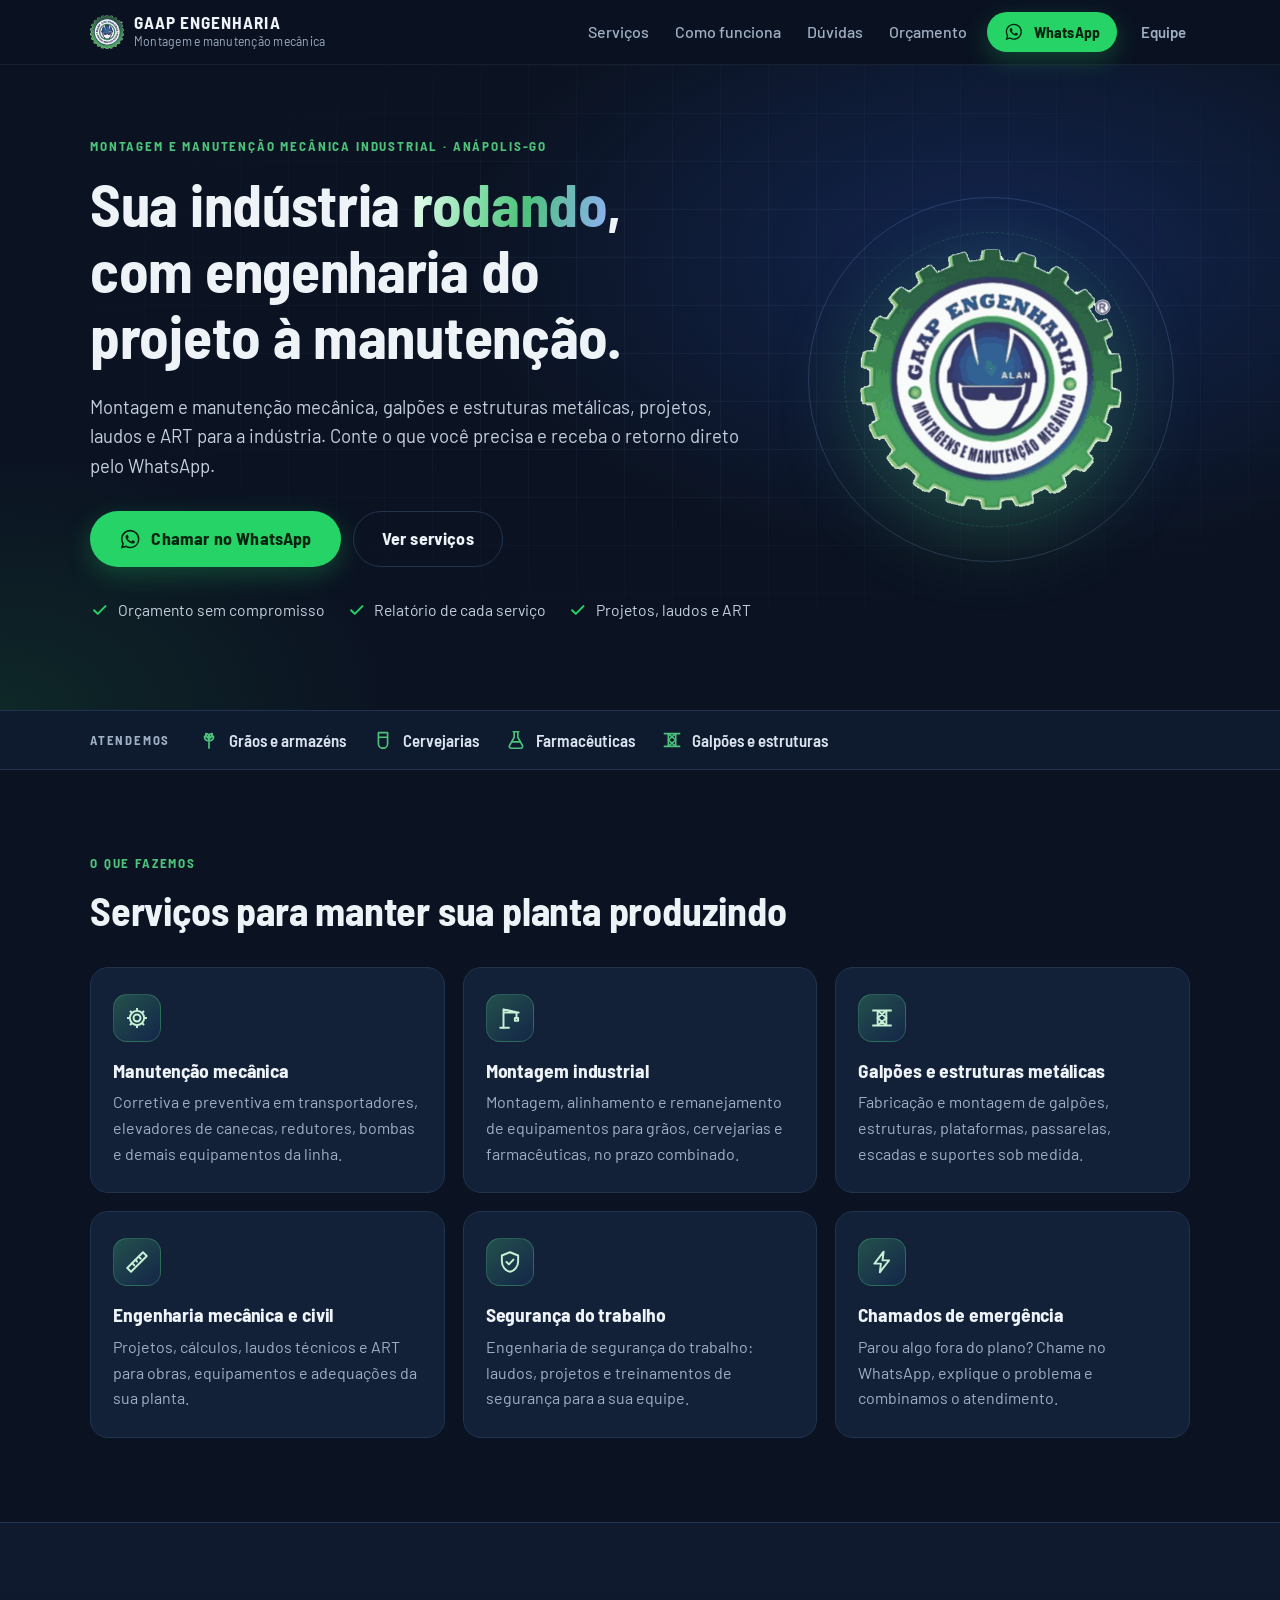
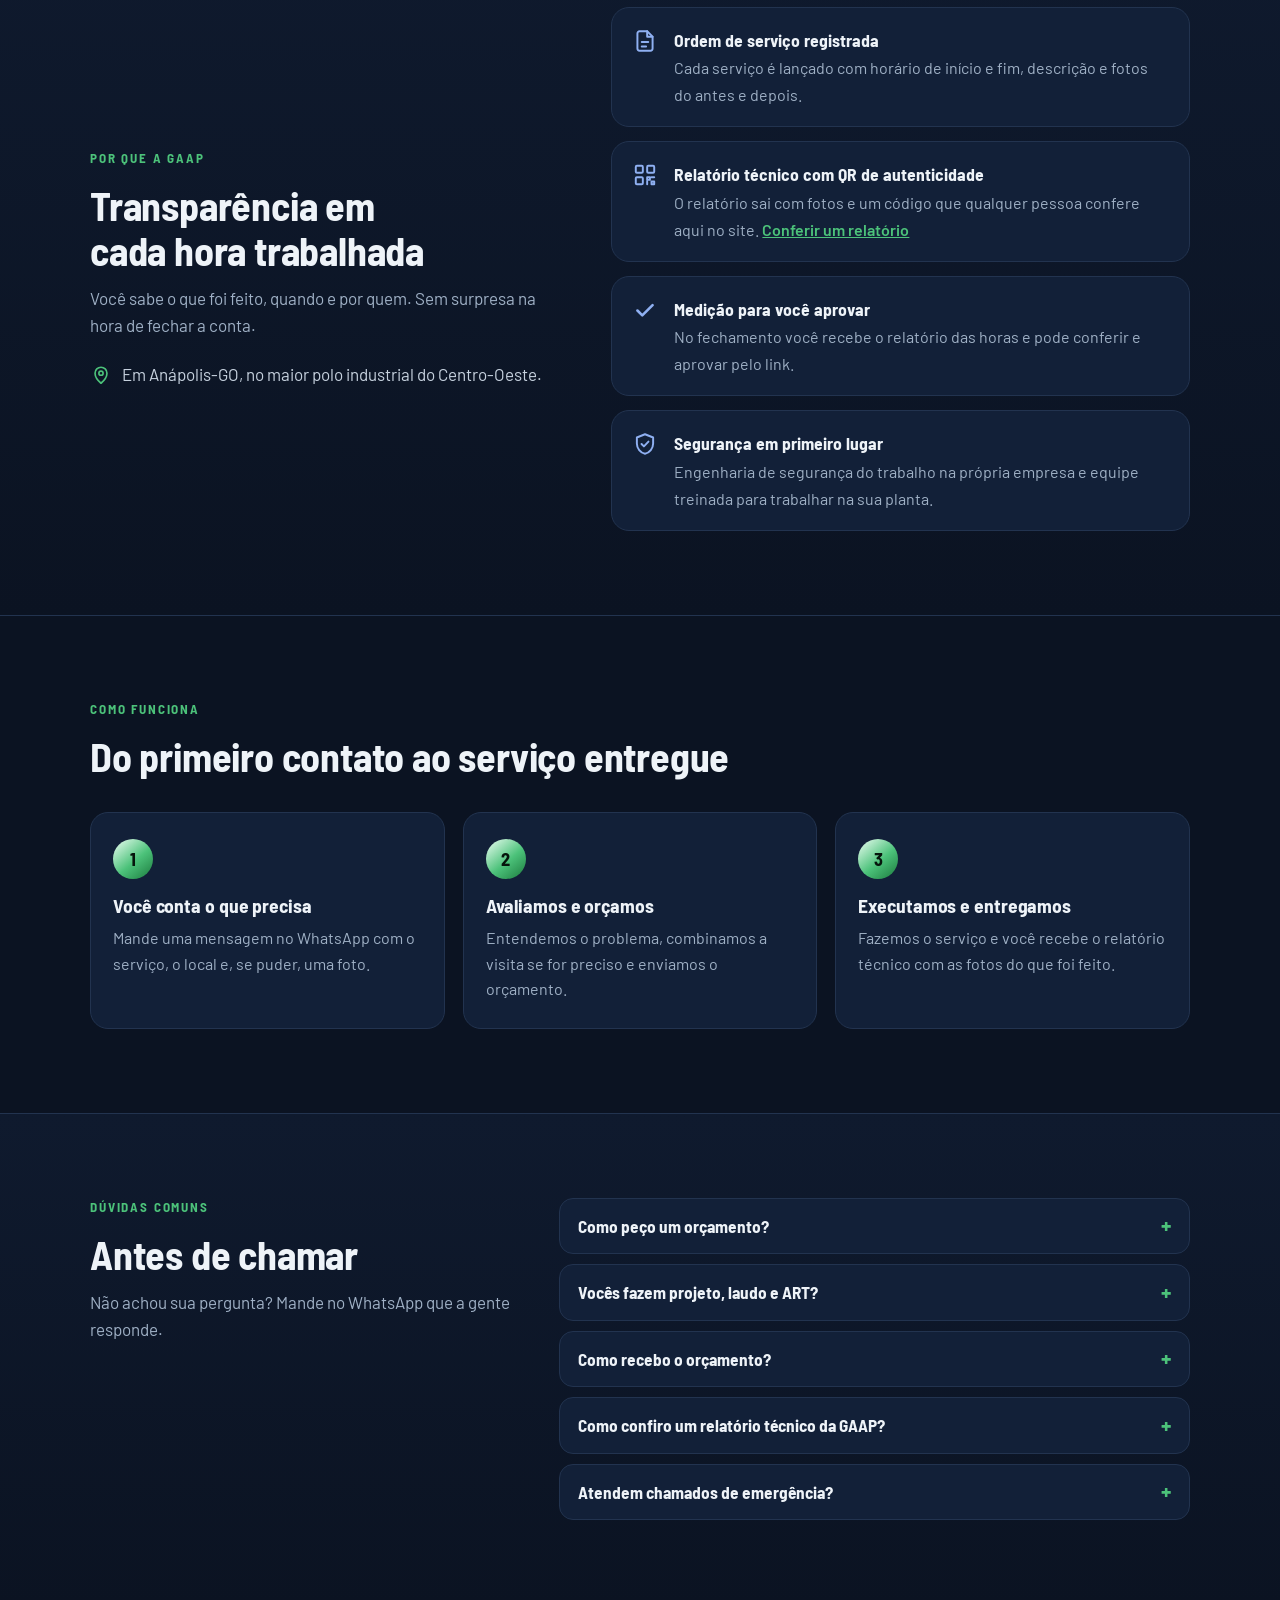
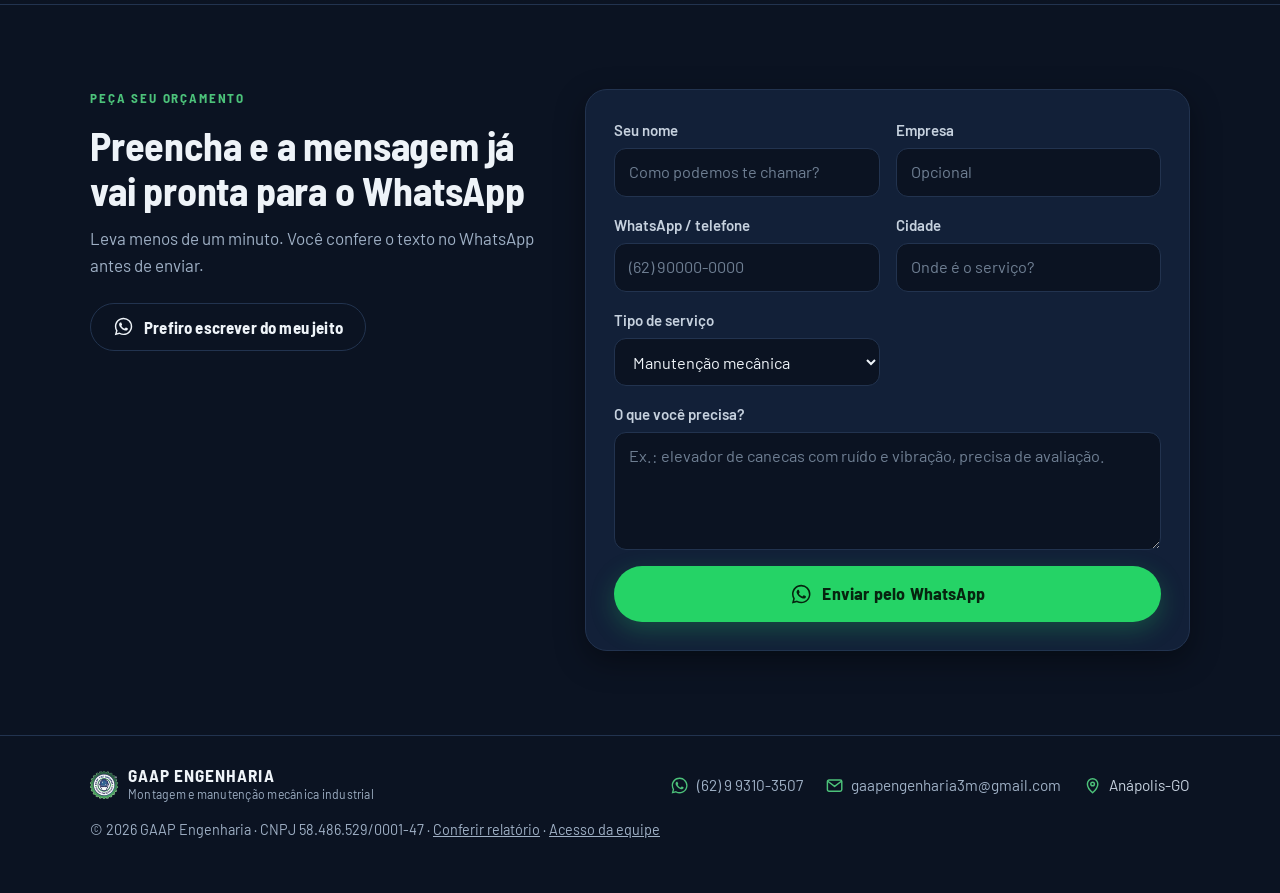
<file: index.html>
<!doctype html>
<html lang="pt-BR">
<head>
<meta charset="utf-8">
<script src="/redir.js"></script>
<meta name="viewport" content="width=device-width, initial-scale=1, viewport-fit=cover">
<title>GAAP Engenharia · Montagem e manutenção mecânica industrial em Anápolis-GO</title>
<meta name="description" content="Montagem e manutenção mecânica industrial para grãos, cervejarias e farmacêuticas, galpões e estruturas metálicas, projetos, laudos, ART e segurança do trabalho em Anápolis-GO. Peça seu orçamento pelo WhatsApp.">
<meta name="theme-color" content="#0b1322">
<meta property="og:type" content="website">
<meta property="og:locale" content="pt_BR">
<meta property="og:site_name" content="GAAP Engenharia">
<meta property="og:title" content="GAAP Engenharia · Montagem e manutenção mecânica industrial">
<meta property="og:description" content="Manutenção e montagem mecânica, galpões e estruturas metálicas, projetos, laudos e ART em Anápolis-GO. Fale com a gente pelo WhatsApp.">
<meta property="og:image" content="https://gaap-gestao.vercel.app/icon-512.png">
<meta property="og:url" content="https://gaap-gestao.vercel.app/">
<link rel="canonical" href="https://gaap-gestao.vercel.app/">
<!-- dados da empresa para o Google (busca local) -->
<script type="application/ld+json">{"@context": "https://schema.org", "@type": "LocalBusiness", "@id": "https://gaap-gestao.vercel.app/#empresa", "name": "GAAP Engenharia", "legalName": "GAAP ENGENHARIA", "description": "Montagem e manutenção mecânica industrial para empresas de grãos, cervejarias e farmacêuticas; fabricação e montagem de galpões e estruturas metálicas; engenharia mecânica, civil e de segurança do trabalho, com projetos, laudos, ART e treinamentos de segurança em Anápolis-GO e região.", "url": "https://gaap-gestao.vercel.app/", "image": "https://gaap-gestao.vercel.app/icon-512.png", "logo": "https://gaap-gestao.vercel.app/icon-512.png", "telephone": "+55 62 99310-3507", "email": "gaapengenharia3m@gmail.com", "taxID": "58.486.529/0001-47", "address": {"@type": "PostalAddress", "addressLocality": "Anápolis", "addressRegion": "GO", "addressCountry": "BR"}, "areaServed": [{"@type": "City", "name": "Anápolis"}, {"@type": "State", "name": "Goiás"}], "hasOfferCatalog": {"@type": "OfferCatalog", "name": "Serviços", "itemListElement": [{"@type": "Offer", "itemOffered": {"@type": "Service", "name": "Manutenção mecânica industrial"}}, {"@type": "Offer", "itemOffered": {"@type": "Service", "name": "Montagem industrial"}}, {"@type": "Offer", "itemOffered": {"@type": "Service", "name": "Fabricação e montagem de galpões e estruturas metálicas"}}, {"@type": "Offer", "itemOffered": {"@type": "Service", "name": "Engenharia mecânica e civil: projetos, laudos e ART"}}, {"@type": "Offer", "itemOffered": {"@type": "Service", "name": "Engenharia de segurança do trabalho e treinamentos"}}, {"@type": "Offer", "itemOffered": {"@type": "Service", "name": "Chamados de emergência"}}]}}</script>
<link rel="icon" href="/icon-192.png">
<link rel="apple-touch-icon" href="/icon-192.png">
<link rel="preconnect" href="https://pxuzidkfwbjscpkegsno.supabase.co" crossorigin>
<link rel="preconnect" href="https://fonts.googleapis.com">
<link rel="preconnect" href="https://fonts.gstatic.com" crossorigin>
<link rel="stylesheet" href="https://fonts.googleapis.com/css2?family=Barlow+Semi+Condensed:wght@500;600;700&family=Barlow:wght@400;500;600&family=IBM+Plex+Mono:wght@500&display=swap">
<link rel="stylesheet" href="/contratar.css">
</head>
<body>

<header class="topo">
  <div class="wrap topo-in">
    <a class="marca" href="#inicio" aria-label="GAAP Engenharia, início">
      <img src="/emblema.png" alt="" width="34" height="34">
      <span><b>GAAP ENGENHARIA</b><small>Montagem e manutenção mecânica</small></span>
    </a>
    <nav class="menu" aria-label="Seções">
      <a href="#servicos">Serviços</a>
      <a href="#como">Como funciona</a>
      <a href="#duvidas">Dúvidas</a>
      <a href="#orcamento">Orçamento</a>
    </nav>
    <a class="equipe" href="/app" title="Acesso da equipe">Equipe</a>
    <a class="btn wa sm" data-wa="topo" href="#orcamento"><svg aria-hidden="true" viewBox="0 0 24 24"><use href="#i-wa"/></svg><span>WhatsApp</span></a>
  </div>
</header>

<main id="inicio">
  <section class="hero">
    <div class="grade" aria-hidden="true"></div>
    <div class="wrap hero-in">
      <div class="hero-txt">
        <p class="eyebrow">Montagem e manutenção mecânica industrial · Anápolis-GO</p>
        <h1>Sua indústria <span class="metal">rodando</span>, com engenharia do projeto à manutenção.</h1>
        <p class="lead">Montagem e manutenção mecânica, galpões e estruturas metálicas, projetos, laudos e ART para a indústria. Conte o que você precisa e receba o retorno direto pelo WhatsApp.</p>
        <div class="acoes">
          <a class="btn wa lg" data-wa="hero" href="#orcamento"><svg aria-hidden="true" viewBox="0 0 24 24"><use href="#i-wa"/></svg><span>Chamar no WhatsApp</span></a>
          <a class="btn ghost lg" href="#servicos">Ver serviços</a>
        </div>
        <ul class="selos">
          <li><svg aria-hidden="true" viewBox="0 0 24 24"><use href="#i-check"/></svg>Orçamento sem compromisso</li>
          <li><svg aria-hidden="true" viewBox="0 0 24 24"><use href="#i-check"/></svg>Relatório de cada serviço</li>
          <li><svg aria-hidden="true" viewBox="0 0 24 24"><use href="#i-check"/></svg>Projetos, laudos e ART</li>
        </ul>
      </div>
      <div class="hero-arte" aria-hidden="true">
        <div class="anel a1"></div><div class="anel a2"></div>
        <img src="/emblema.png" alt="" width="438" height="435">
      </div>
    </div>
  </section>

  <section class="setores" aria-label="Setores que atendemos">
    <div class="wrap setores-in">
      <span class="setores-tit">Atendemos</span>
      <ul>
        <li><svg aria-hidden="true" viewBox="0 0 24 24"><use href="#i-grao"/></svg>Grãos e armazéns</li>
        <li><svg aria-hidden="true" viewBox="0 0 24 24"><use href="#i-tanque"/></svg>Cervejarias</li>
        <li><svg aria-hidden="true" viewBox="0 0 24 24"><use href="#i-frasco"/></svg>Farmacêuticas</li>
        <li><svg aria-hidden="true" viewBox="0 0 24 24"><use href="#i-beam"/></svg>Galpões e estruturas</li>
      </ul>
    </div>
  </section>

  <section id="servicos" class="secao">
    <div class="wrap">
      <p class="eyebrow">O que fazemos</p>
      <h2>Serviços para manter sua planta produzindo</h2>
      <div class="cards">
        <article class="card">
          <div class="ic"><svg aria-hidden="true" viewBox="0 0 24 24"><use href="#i-gear"/></svg></div>
          <h3>Manutenção mecânica</h3>
          <p>Corretiva e preventiva em transportadores, elevadores de canecas, redutores, bombas e demais equipamentos da linha.</p>
        </article>
        <article class="card">
          <div class="ic"><svg aria-hidden="true" viewBox="0 0 24 24"><use href="#i-crane"/></svg></div>
          <h3>Montagem industrial</h3>
          <p>Montagem, alinhamento e remanejamento de equipamentos para grãos, cervejarias e farmacêuticas, no prazo combinado.</p>
        </article>
        <article class="card">
          <div class="ic"><svg aria-hidden="true" viewBox="0 0 24 24"><use href="#i-beam"/></svg></div>
          <h3>Galpões e estruturas metálicas</h3>
          <p>Fabricação e montagem de galpões, estruturas, plataformas, passarelas, escadas e suportes sob medida.</p>
        </article>
        <article class="card">
          <div class="ic"><svg aria-hidden="true" viewBox="0 0 24 24"><use href="#i-ruler"/></svg></div>
          <h3>Engenharia mecânica e civil</h3>
          <p>Projetos, cálculos, laudos técnicos e ART para obras, equipamentos e adequações da sua planta.</p>
        </article>
        <article class="card">
          <div class="ic"><svg aria-hidden="true" viewBox="0 0 24 24"><use href="#i-shield"/></svg></div>
          <h3>Segurança do trabalho</h3>
          <p>Engenharia de segurança do trabalho: laudos, projetos e treinamentos de segurança para a sua equipe.</p>
        </article>
        <article class="card">
          <div class="ic"><svg aria-hidden="true" viewBox="0 0 24 24"><use href="#i-bolt"/></svg></div>
          <h3>Chamados de emergência</h3>
          <p>Parou algo fora do plano? Chame no WhatsApp, explique o problema e combinamos o atendimento.</p>
        </article>
      </div>
    </div>
  </section>

  <section class="secao faixa">
    <div class="wrap dif">
      <div>
        <p class="eyebrow">Por que a GAAP</p>
        <h2>Transparência em cada hora trabalhada</h2>
        <p class="muted">Você sabe o que foi feito, quando e por quem. Sem surpresa na hora de fechar a conta.</p>
        <p class="local"><svg aria-hidden="true" viewBox="0 0 24 24"><use href="#i-pin"/></svg><span>Em Anápolis-GO, no maior polo industrial do Centro-Oeste.</span></p>
      </div>
      <ul class="lista">
        <li><svg aria-hidden="true" viewBox="0 0 24 24"><use href="#i-doc"/></svg><div><b>Ordem de serviço registrada</b><span>Cada serviço é lançado com horário de início e fim, descrição e fotos do antes e depois.</span></div></li>
        <li><svg aria-hidden="true" viewBox="0 0 24 24"><use href="#i-qr"/></svg><div><b>Relatório técnico com QR de autenticidade</b><span>O relatório sai com fotos e um código que qualquer pessoa confere aqui no site. <a href="/verificar">Conferir um relatório</a></span></div></li>
        <li><svg aria-hidden="true" viewBox="0 0 24 24"><use href="#i-check"/></svg><div><b>Medição para você aprovar</b><span>No fechamento você recebe o relatório das horas e pode conferir e aprovar pelo link.</span></div></li>
        <li><svg aria-hidden="true" viewBox="0 0 24 24"><use href="#i-shield"/></svg><div><b>Segurança em primeiro lugar</b><span>Engenharia de segurança do trabalho na própria empresa e equipe treinada para trabalhar na sua planta.</span></div></li>
      </ul>
    </div>
  </section>

  <section id="como" class="secao">
    <div class="wrap">
      <p class="eyebrow">Como funciona</p>
      <h2>Do primeiro contato ao serviço entregue</h2>
      <ol class="passos">
        <li><span class="n">1</span><h3>Você conta o que precisa</h3><p>Mande uma mensagem no WhatsApp com o serviço, o local e, se puder, uma foto.</p></li>
        <li><span class="n">2</span><h3>Avaliamos e orçamos</h3><p>Entendemos o problema, combinamos a visita se for preciso e enviamos o orçamento.</p></li>
        <li><span class="n">3</span><h3>Executamos e entregamos</h3><p>Fazemos o serviço e você recebe o relatório técnico com as fotos do que foi feito.</p></li>
      </ol>
    </div>
  </section>

  <section id="obras" class="secao" hidden>
    <div class="wrap">
      <p class="eyebrow">Obras realizadas</p>
      <h2>Alguns serviços entregues</h2>
      <div class="obras" id="obras-lista"></div>
    </div>
  </section>

  <section id="avaliacoes" class="secao faixa" hidden>
    <div class="wrap">
      <p class="eyebrow">Quem contratou recomenda</p>
      <h2 id="aval-titulo">Avaliações dos clientes</h2>
      <div class="avals" id="aval-lista"></div>
    </div>
  </section>

  <section id="duvidas" class="secao faixa">
    <div class="wrap duvidas">
      <div>
        <p class="eyebrow">Dúvidas comuns</p>
        <h2>Antes de chamar</h2>
        <p class="muted">Não achou sua pergunta? Mande no WhatsApp que a gente responde.</p>
      </div>
      <div class="faq">
        <details><summary>Como peço um orçamento?</summary><p>Preencha o formulário abaixo ou chame direto no WhatsApp. Conte o serviço, o local e, se puder, mande fotos. Se precisar, combinamos uma visita técnica.</p></details>
        <details><summary>Vocês fazem projeto, laudo e ART?</summary><p>Sim. Atuamos em engenharia mecânica, civil e de segurança do trabalho, com projetos, laudos técnicos e emissão de ART.</p></details>
        <details><summary>Como recebo o orçamento?</summary><p>Você recebe a proposta com os valores e as condições e pode aprovar pelo próprio celular, com a sua assinatura.</p></details>
        <details><summary>Como confiro um relatório técnico da GAAP?</summary><p>Todo relatório técnico sai com um QR e um código de autenticidade. Aponte a câmera para o QR ou digite o código em <a href="/verificar">Conferir relatório</a>.</p></details>
        <details><summary>Atendem chamados de emergência?</summary><p>Sim. Chame no WhatsApp, explique o problema e combinamos o atendimento o quanto antes.</p></details>
      </div>
    </div>
  </section>

  <section id="orcamento" class="secao">
    <div class="wrap orc">
      <div class="orc-txt">
        <p class="eyebrow">Peça seu orçamento</p>
        <h2>Preencha e a mensagem já vai pronta para o WhatsApp</h2>
        <p class="muted">Leva menos de um minuto. Você confere o texto no WhatsApp antes de enviar.</p>
        <a class="btn ghost" data-wa="direto" href="#orcamento"><svg aria-hidden="true" viewBox="0 0 24 24"><use href="#i-wa"/></svg><span>Prefiro escrever do meu jeito</span></a>
      </div>
      <form id="form-orc" class="form" novalidate>
        <label><span>Seu nome</span><input name="nome" autocomplete="name" required placeholder="Como podemos te chamar?"></label>
        <label><span>Empresa</span><input name="empresa" autocomplete="organization" placeholder="Opcional"></label>
        <label><span>WhatsApp / telefone</span><input name="telefone" type="tel" inputmode="tel" autocomplete="tel" placeholder="(62) 90000-0000"></label>
        <label><span>Cidade</span><input name="cidade" autocomplete="address-level2" placeholder="Onde é o serviço?"></label>
        <label><span>Tipo de serviço</span>
          <select name="servico">
            <option>Manutenção mecânica</option>
            <option>Montagem industrial</option>
            <option>Galpão ou estrutura metálica</option>
            <option>Projeto, laudo ou ART</option>
            <option>Segurança do trabalho ou treinamento</option>
            <option>Chamado de emergência</option>
            <option>Outro serviço</option>
          </select>
        </label>
        <label class="full"><span>O que você precisa?</span><textarea name="descricao" rows="4" placeholder="Ex.: elevador de canecas com ruído e vibração, precisa de avaliação."></textarea></label>
        <button class="btn wa lg full" type="submit"><svg aria-hidden="true" viewBox="0 0 24 24"><use href="#i-wa"/></svg><span>Enviar pelo WhatsApp</span></button>
        <p class="aviso full" id="form-aviso" role="status" hidden></p>
      </form>
    </div>
  </section>
</main>

<footer class="rodape">
  <div class="wrap rod-in">
    <div class="marca"><img src="/emblema.png" alt="" width="28" height="28"><span><b>GAAP ENGENHARIA</b><small>Montagem e manutenção mecânica industrial</small></span></div>
    <div class="contatos">
      <a data-wa="rodape" href="#orcamento"><svg aria-hidden="true" viewBox="0 0 24 24"><use href="#i-wa"/></svg>(62) 9 9310-3507</a>
      <a href="mailto:gaapengenharia3m@gmail.com"><svg aria-hidden="true" viewBox="0 0 24 24"><use href="#i-mail"/></svg>gaapengenharia3m@gmail.com</a>
      <span><svg aria-hidden="true" viewBox="0 0 24 24"><use href="#i-pin"/></svg>Anápolis-GO</span>
    </div>
    <p class="muted">© <span id="ano"></span> GAAP Engenharia · CNPJ 58.486.529/0001-47 · <a href="/verificar">Conferir relatório</a> · <a href="/app">Acesso da equipe</a></p>
  </div>
</footer>

<a class="flutuante" data-wa="flutuante" href="#orcamento" aria-label="Falar no WhatsApp"><svg aria-hidden="true" viewBox="0 0 24 24"><use href="#i-wa"/></svg></a>

<svg width="0" height="0" style="position:absolute" aria-hidden="true">
  <symbol id="i-wa" viewBox="0 0 24 24"><path fill="currentColor" d="M12.04 2C6.58 2 2.13 6.45 2.13 11.91c0 1.75.46 3.45 1.32 4.95L2.05 22l5.25-1.38a9.9 9.9 0 0 0 4.74 1.21h.01c5.46 0 9.91-4.45 9.91-9.91 0-2.65-1.03-5.14-2.9-7.01A9.82 9.82 0 0 0 12.04 2Zm0 18.15h-.01a8.23 8.23 0 0 1-4.19-1.15l-.3-.18-3.12.82.83-3.04-.2-.31a8.2 8.2 0 0 1-1.26-4.38c0-4.54 3.7-8.23 8.25-8.23 2.2 0 4.27.86 5.82 2.42a8.18 8.18 0 0 1 2.41 5.83c0 4.54-3.7 8.22-8.23 8.22Zm4.52-6.16c-.25-.12-1.47-.72-1.69-.81-.23-.08-.39-.12-.56.13-.16.25-.64.81-.79.97-.14.17-.29.19-.54.06-.25-.12-1.05-.39-1.99-1.23-.74-.66-1.23-1.47-1.38-1.72-.14-.25-.02-.38.11-.51.11-.11.25-.29.37-.43.13-.15.17-.25.25-.42.08-.16.04-.31-.02-.43-.06-.13-.56-1.34-.76-1.84-.2-.48-.41-.42-.56-.43h-.48c-.17 0-.43.06-.66.31-.22.25-.86.85-.86 2.07s.89 2.4 1.01 2.56c.12.17 1.75 2.67 4.23 3.74.59.26 1.05.41 1.41.52.59.19 1.13.16 1.56.1.48-.07 1.47-.6 1.67-1.18.21-.58.21-1.07.15-1.18-.06-.1-.22-.16-.47-.29Z"/></symbol>
  <symbol id="i-check" viewBox="0 0 24 24"><path fill="none" stroke="currentColor" stroke-width="2.4" stroke-linecap="round" stroke-linejoin="round" d="m5 12.5 4.5 4.5L19 7.5"/></symbol>
  <symbol id="i-gear" viewBox="0 0 24 24"><g fill="none" stroke="currentColor" stroke-width="1.8" stroke-linejoin="round"><circle cx="12" cy="12" r="3.2"/><path d="M12 2.8v2.4M12 18.8v2.4M21.2 12h-2.4M5.2 12H2.8M18.5 5.5l-1.7 1.7M7.2 16.8l-1.7 1.7M18.5 18.5l-1.7-1.7M7.2 7.2 5.5 5.5"/><circle cx="12" cy="12" r="6.6"/></g></symbol>
  <symbol id="i-crane" viewBox="0 0 24 24"><g fill="none" stroke="currentColor" stroke-width="1.8" stroke-linecap="round" stroke-linejoin="round"><path d="M6 21V4l14 3H6M10 4.8V7M15 5.9V7M18 7v5"/><path d="M16.5 12h3v2.5h-3zM3 21h8"/></g></symbol>
  <symbol id="i-beam" viewBox="0 0 24 24"><g fill="none" stroke="currentColor" stroke-width="1.8" stroke-linejoin="round"><path d="M3 5h18M3 19h18M8 5v14M16 5v14"/><path d="m8 5 8 7-8 7M16 5l-8 7 8 7"/></g></symbol>
  <symbol id="i-ruler" viewBox="0 0 24 24"><g fill="none" stroke="currentColor" stroke-width="1.8" stroke-linecap="round" stroke-linejoin="round"><path d="M3 17.5 17.5 3 21 6.5 6.5 21Z"/><path d="m7.5 13 2 2M10.5 10l1.5 1.5M13.5 7l2 2"/></g></symbol>
  <symbol id="i-qr" viewBox="0 0 24 24"><g fill="none" stroke="currentColor" stroke-width="1.8" stroke-linejoin="round"><rect x="3.5" y="3.5" width="6.5" height="6.5" rx="1"/><rect x="14" y="3.5" width="6.5" height="6.5" rx="1"/><rect x="3.5" y="14" width="6.5" height="6.5" rx="1"/><path d="M14 14h2.5v2.5H14zM18 18h2.5v2.5H18zM18 14h2.5M14 18v2.5" stroke-linecap="round"/></g></symbol>
  <symbol id="i-mail" viewBox="0 0 24 24"><g fill="none" stroke="currentColor" stroke-width="1.8" stroke-linejoin="round"><rect x="3" y="5" width="18" height="14" rx="2"/><path d="m3.5 6.5 8.5 6.5 8.5-6.5" stroke-linecap="round"/></g></symbol>
  <symbol id="i-pin" viewBox="0 0 24 24"><g fill="none" stroke="currentColor" stroke-width="1.8" stroke-linejoin="round"><path d="M12 21s-6.5-5.6-6.5-11a6.5 6.5 0 0 1 13 0c0 5.4-6.5 11-6.5 11Z"/><circle cx="12" cy="10" r="2.3"/></g></symbol>
  <symbol id="i-bolt" viewBox="0 0 24 24"><path fill="none" stroke="currentColor" stroke-width="1.8" stroke-linejoin="round" d="M13.5 2.5 5 13.5h6l-1 8 8.5-11h-6l1-8Z"/></symbol>
  <symbol id="i-doc" viewBox="0 0 24 24"><g fill="none" stroke="currentColor" stroke-width="1.8" stroke-linecap="round" stroke-linejoin="round"><path d="M14 3H7a2 2 0 0 0-2 2v14a2 2 0 0 0 2 2h10a2 2 0 0 0 2-2V8Z"/><path d="M14 3v5h5M9 13h6M9 17h4"/></g></symbol>
  <symbol id="i-shield" viewBox="0 0 24 24"><g fill="none" stroke="currentColor" stroke-width="1.8" stroke-linejoin="round"><path d="M12 3 4.5 6v5.5c0 4.6 3.2 8.4 7.5 9.5 4.3-1.1 7.5-4.9 7.5-9.5V6Z"/><path d="m8.8 12 2.2 2.2 4.2-4.4" stroke-linecap="round"/></g></symbol>
  <symbol id="i-grao" viewBox="0 0 24 24"><g fill="none" stroke="currentColor" stroke-width="1.8" stroke-linecap="round" stroke-linejoin="round"><path d="M12 21V9M12 13c-3 0-5-2-5-5 3 0 5 2 5 5ZM12 13c3 0 5-2 5-5-3 0-5 2-5 5ZM12 9c-2 0-3.5-1.5-3.5-4C10.5 5 12 6.5 12 9ZM12 9c2 0 3.5-1.5 3.5-4-2 0-3.5 1.5-3.5 4Z"/></g></symbol>
  <symbol id="i-tanque" viewBox="0 0 24 24"><g fill="none" stroke="currentColor" stroke-width="1.8" stroke-linejoin="round"><path d="M7 4h10v12a5 5 0 0 1-10 0Z"/><path d="M7 9h10M10 21h4M12 21v0"/></g></symbol>
  <symbol id="i-frasco" viewBox="0 0 24 24"><g fill="none" stroke="currentColor" stroke-width="1.8" stroke-linejoin="round" stroke-linecap="round"><path d="M9 3h6M10 3v6L5 18a2 2 0 0 0 1.8 3h10.4a2 2 0 0 0 1.8-3L14 9V3"/><path d="M7.5 14h9"/></g></symbol>
</svg>

<script src="/config.js"></script>
<script src="/contratar.js"></script>
</body>
</html>
</file>
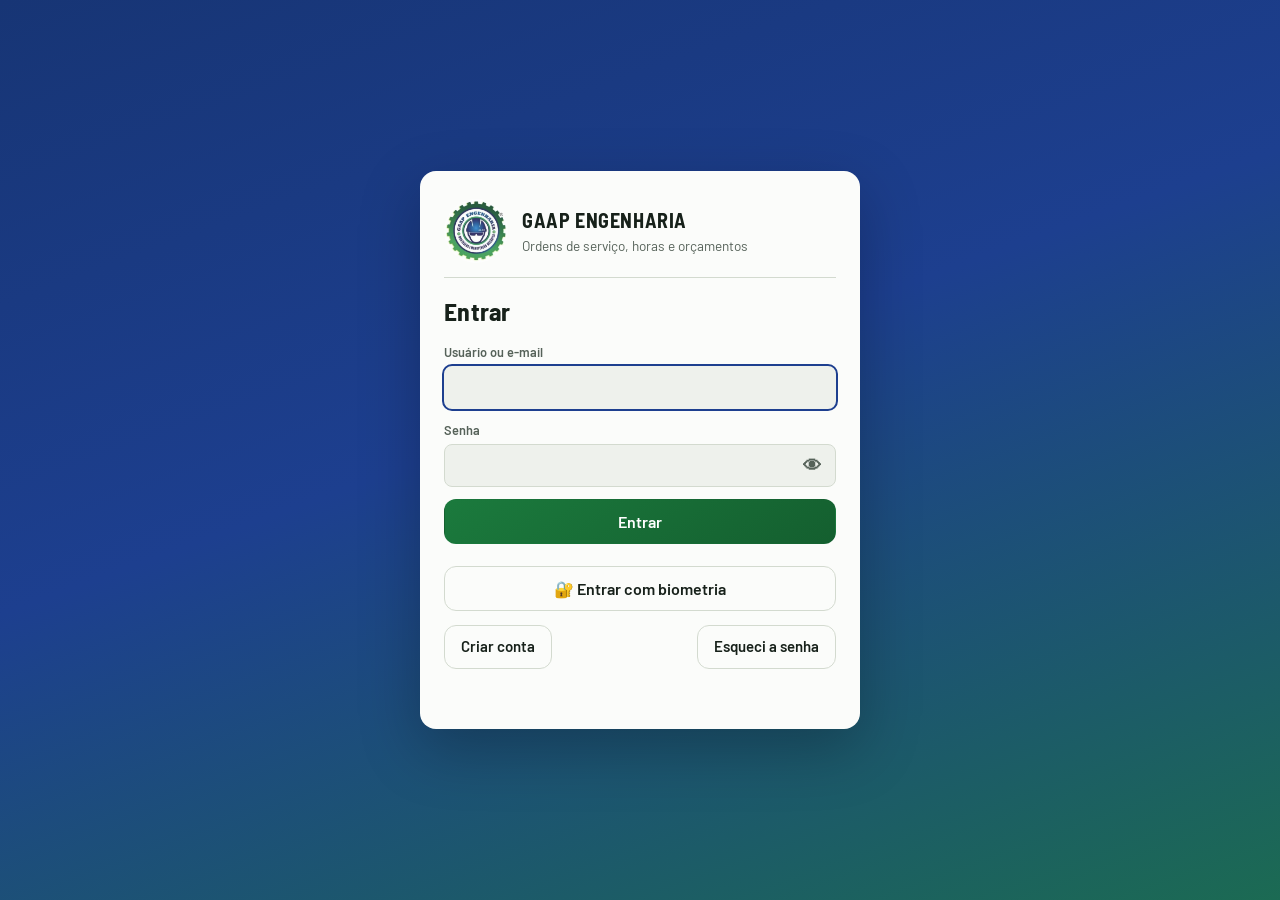
<file: app.html>
<!doctype html>
<html lang="pt-BR">
<head>
<meta charset="utf-8">
<meta name="viewport" content="width=device-width, initial-scale=1, viewport-fit=cover">
<meta name="robots" content="noindex">
<title>GAAP Gestão de Serviços</title>
<meta name="description" content="GAAP Engenharia: apontamento de horas por OS, relatórios, orçamentos e financeiro.">
<meta name="theme-color" content="#1d3f8f">
<link rel="manifest" href="/manifest.webmanifest">
<link rel="icon" href="/icon-192.png">
<link rel="apple-touch-icon" href="/icon-192.png">
<meta name="apple-mobile-web-app-capable" content="yes">
<meta name="apple-mobile-web-app-title" content="GAAP OS">
<link rel="preconnect" href="https://fonts.googleapis.com">
<link rel="preconnect" href="https://fonts.gstatic.com" crossorigin>
<link rel="preconnect" href="https://pxuzidkfwbjscpkegsno.supabase.co" crossorigin>
<link rel="dns-prefetch" href="https://pxuzidkfwbjscpkegsno.supabase.co">
<link rel="stylesheet" href="https://fonts.googleapis.com/css2?family=Barlow+Semi+Condensed:wght@500;600;700&family=Barlow:wght@400;500;600&family=IBM+Plex+Mono:wght@500&display=swap">
<link rel="stylesheet" href="/style.css">
</head>
<body>

<div class="shell">
  <nav class="rail" aria-label="Menu">
    <div class="brandmark"><img alt="" src="/logo.jpg"><div><b>GAAP ENGENHARIA</b><small>Montagens e manutenção mecânica</small></div></div>
    <div id="railnav"></div>
  </nav>
  <div style="min-width:0">
    <header class="topbar">
      <div class="brandmark"><img alt="" src="/logo.jpg"><div><b>GAAP ENGENHARIA</b><small>Ordens de serviço e orçamentos</small></div></div>
      <div class="spacer"></div>
      <span id="modetag" class="modetag" hidden>Salvo só neste aparelho</span>
      <button class="btn primary sm" data-act="newDay" title="Lançar OS do dia"><svg viewBox="0 0 24 24" fill="none" stroke="currentColor" stroke-width="2.2"><path d="M12 5v14M5 12h14"/></svg><span class="lbl">Apontar</span></button>
      <button class="iconbtn" data-act="sair" aria-label="Sair" title="Sair"><svg viewBox="0 0 24 24" fill="none" stroke="currentColor" stroke-width="2"><path d="M9 21H5a2 2 0 0 1-2-2V5a2 2 0 0 1 2-2h4M16 17l5-5-5-5M21 12H9"/></svg></button>
      <button class="iconbtn" data-act="nav" data-view="ajustes" aria-label="Ajustes"><svg viewBox="0 0 24 24" fill="none" stroke="currentColor" stroke-width="2"><circle cx="12" cy="12" r="3"/><path d="M19.4 15a1.7 1.7 0 0 0 .3 1.8l.1.1a2 2 0 1 1-2.8 2.8l-.1-.1a1.7 1.7 0 0 0-1.8-.3 1.7 1.7 0 0 0-1 1.5V21a2 2 0 1 1-4 0v-.1a1.7 1.7 0 0 0-1.1-1.5 1.7 1.7 0 0 0-1.8.3l-.1.1a2 2 0 1 1-2.8-2.8l.1-.1a1.7 1.7 0 0 0 .3-1.8 1.7 1.7 0 0 0-1.5-1H3a2 2 0 1 1 0-4h.1a1.7 1.7 0 0 0 1.5-1.1 1.7 1.7 0 0 0-.3-1.8l-.1-.1a2 2 0 1 1 2.8-2.8l.1.1a1.7 1.7 0 0 0 1.8.3H9a1.7 1.7 0 0 0 1-1.5V3a2 2 0 1 1 4 0v.1a1.7 1.7 0 0 0 1 1.5 1.7 1.7 0 0 0 1.8-.3l.1-.1a2 2 0 1 1 2.8 2.8l-.1.1a1.7 1.7 0 0 0-.3 1.8V9a1.7 1.7 0 0 0 1.5 1H21a2 2 0 1 1 0 4h-.1a1.7 1.7 0 0 0-1.5 1z"/></svg></button>
    </header>
    <main id="view"><div class="loading">Carregando seus dados…</div></main>
  </div>
  <nav class="tabbar" id="tabbar" aria-label="Menu"></nav>
</div>
<div id="modal" class="modal" hidden></div>
<div id="toast" class="toast" role="status" aria-live="polite" hidden></div>


<script src="/vendor/supabase-2.45.4.min.js"></script>
<script src="/vendor/jspdf-2.5.1.umd.min.js"></script>
<script src="/vendor/jspdf-autotable-3.8.2.min.js"></script>
<script src="/vendor/qrcode-generator-1.4.4.js"></script>
<script src="/config.js"></script>
<script src="/logo.js"></script>
<script src="/js/base.js"></script>
<script src="/js/dados.js"></script>
<script src="/js/interface.js"></script>
<script src="/js/leitura-os.js"></script>
<script src="/js/telas.js"></script>
<script src="/js/lancamentos.js"></script>
<script src="/js/relatorios.js"></script>
<script src="/js/financeiro.js"></script>
<script src="/js/ajustes.js"></script>
<script src="/js/biometria.js"></script>
<script src="/js/relatorio.js"></script>
<script src="/js/extras.js"></script>
<script src="/js/importar.js"></script>
<script src="/js/acoes.js"></script>
</body>
</html>
</file>
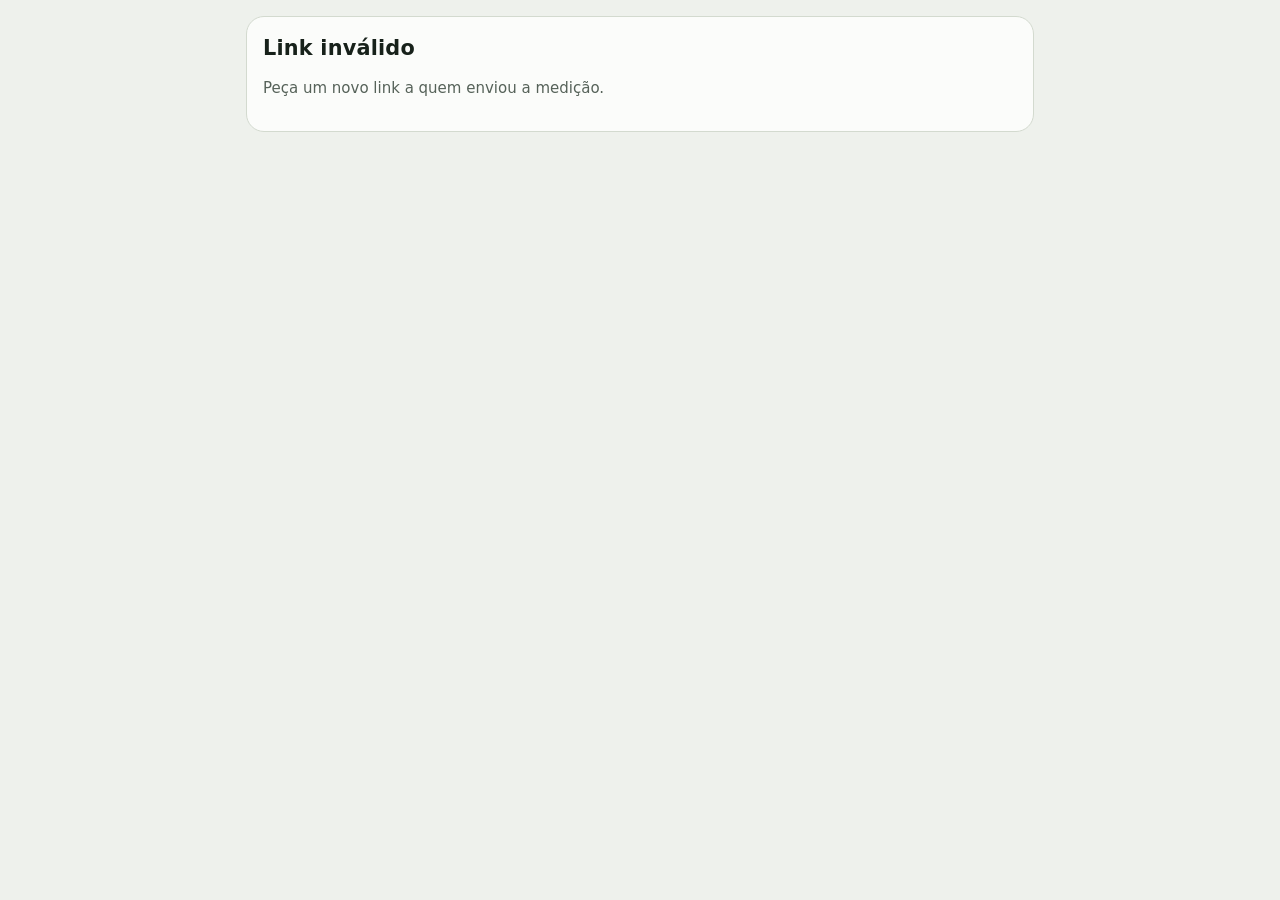
<file: aprovar.html>
<!doctype html>
<html lang="pt-BR">
<head>
<meta charset="utf-8">
<meta name="viewport" content="width=device-width, initial-scale=1, viewport-fit=cover">
<meta name="robots" content="noindex">
<title>Aprovação de medição</title>
<meta name="theme-color" content="#1d3f8f">
<link rel="icon" href="/icon-192.png">
<link rel="stylesheet" href="/style.css">
</head>
<body>
<main class="aprov" id="view"><div class="loading">Carregando a medição…</div></main>
<script src="/vendor/supabase-2.45.4.min.js"></script>
<script src="/config.js"></script>
<script src="/aprovar.js"></script>
</body>
</html>
</file>
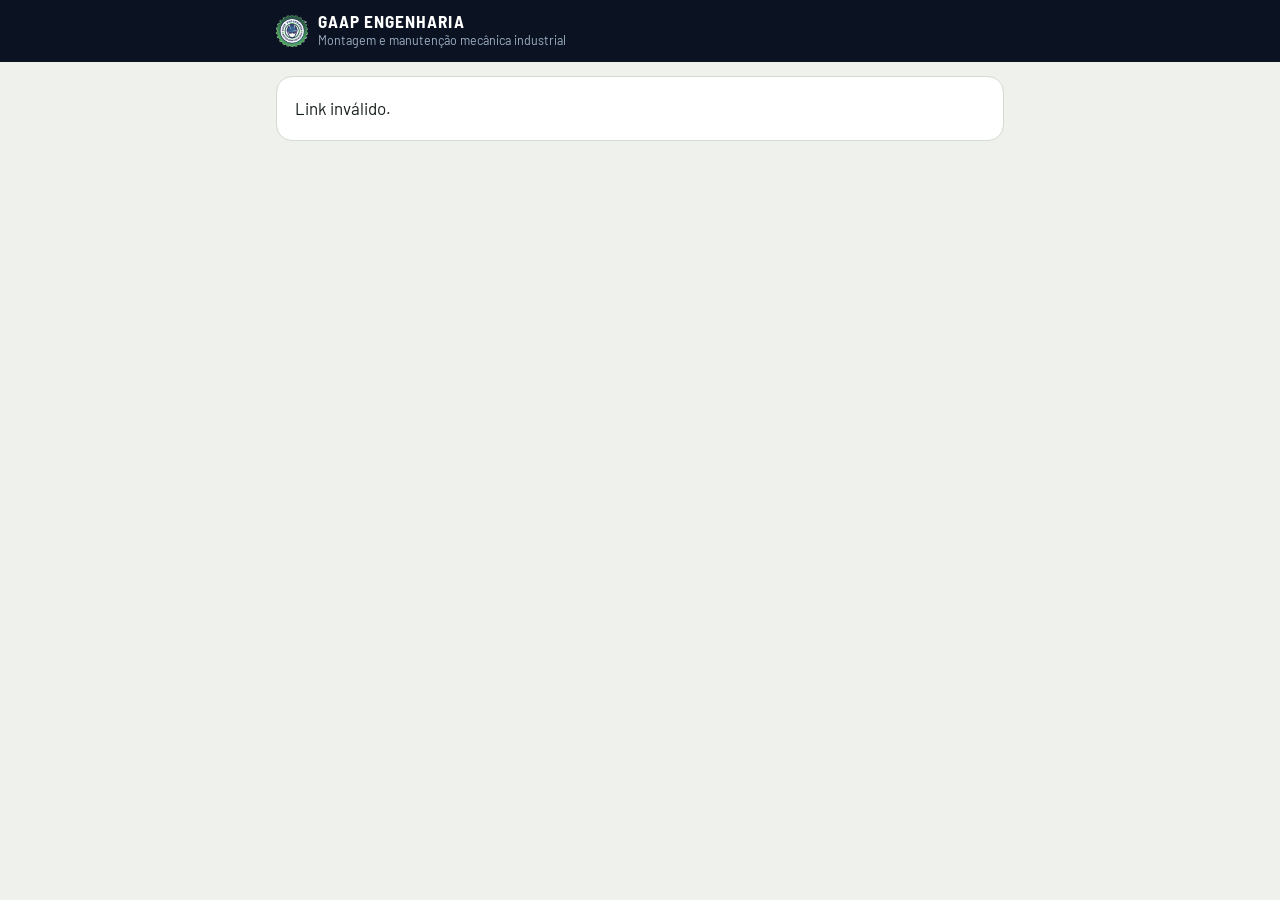
<file: avaliar.html>
<!doctype html>
<html lang="pt-BR">
<head>
<meta charset="utf-8">
<meta name="viewport" content="width=device-width, initial-scale=1, viewport-fit=cover">
<meta name="robots" content="noindex">
<title>Avalie nosso serviço · GAAP Engenharia</title>
<meta name="theme-color" content="#0b1322">
<link rel="icon" href="/icon-192.png">
<link rel="preconnect" href="https://fonts.googleapis.com">
<link rel="preconnect" href="https://fonts.gstatic.com" crossorigin>
<link rel="stylesheet" href="https://fonts.googleapis.com/css2?family=Barlow+Semi+Condensed:wght@500;600;700&family=Barlow:wght@400;500;600&display=swap">
<link rel="stylesheet" href="/orcamento.css">
</head>
<body>
<header class="topo"><div class="wrap topo-in"><img src="/emblema.png" alt="" width="32" height="32"><div><b>GAAP ENGENHARIA</b><small>Montagem e manutenção mecânica industrial</small></div></div></header>
<main class="wrap" id="view"><div class="card"><p class="muted">Carregando…</p></div></main>
<script src="/config.js"></script>
<script src="/avaliar.js"></script>
</body>
</html>
</file>
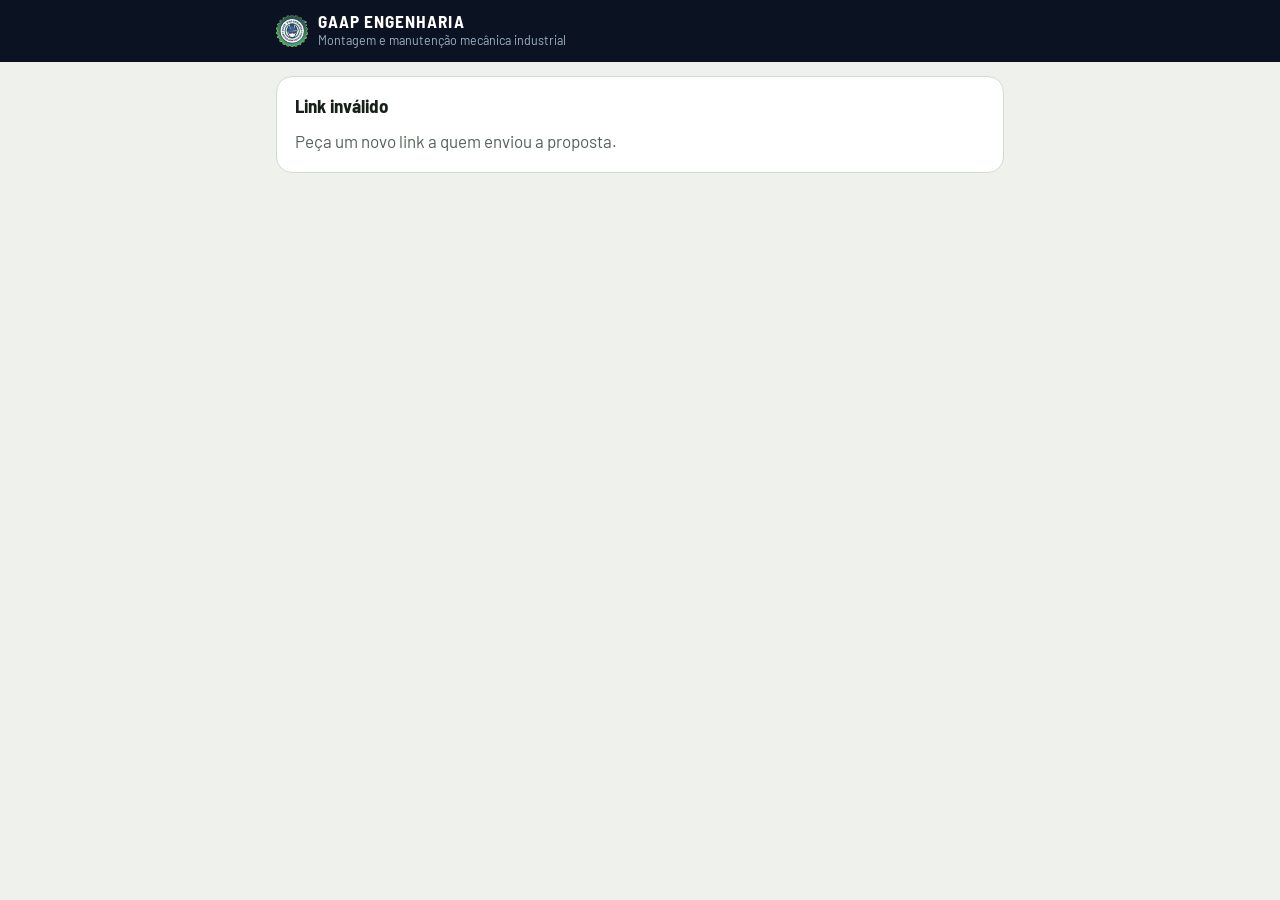
<file: orcamento.html>
<!doctype html>
<html lang="pt-BR">
<head>
<meta charset="utf-8">
<meta name="viewport" content="width=device-width, initial-scale=1, viewport-fit=cover">
<meta name="robots" content="noindex">
<title>Proposta de orçamento · GAAP Engenharia</title>
<meta name="theme-color" content="#0b1322">
<link rel="icon" href="/icon-192.png">
<link rel="preconnect" href="https://fonts.googleapis.com">
<link rel="preconnect" href="https://fonts.gstatic.com" crossorigin>
<link rel="stylesheet" href="https://fonts.googleapis.com/css2?family=Barlow+Semi+Condensed:wght@500;600;700&family=Barlow:wght@400;500;600&family=IBM+Plex+Mono:wght@500&display=swap">
<link rel="stylesheet" href="/orcamento.css">
</head>
<body>
<header class="topo"><div class="wrap topo-in"><img src="/emblema.png" alt="" width="32" height="32"><div><b id="emp-nome">GAAP ENGENHARIA</b><small id="emp-sub">Montagem e manutenção mecânica industrial</small></div></div></header>
<main class="wrap" id="view"><div class="card"><p class="muted">Carregando a proposta…</p></div></main>
<script src="/vendor/supabase-2.45.4.min.js"></script>
<script src="/vendor/qrcode-generator-1.4.4.js"></script>
<script src="/config.js"></script>
<script src="/orcamento.js"></script>
</body>
</html>
</file>
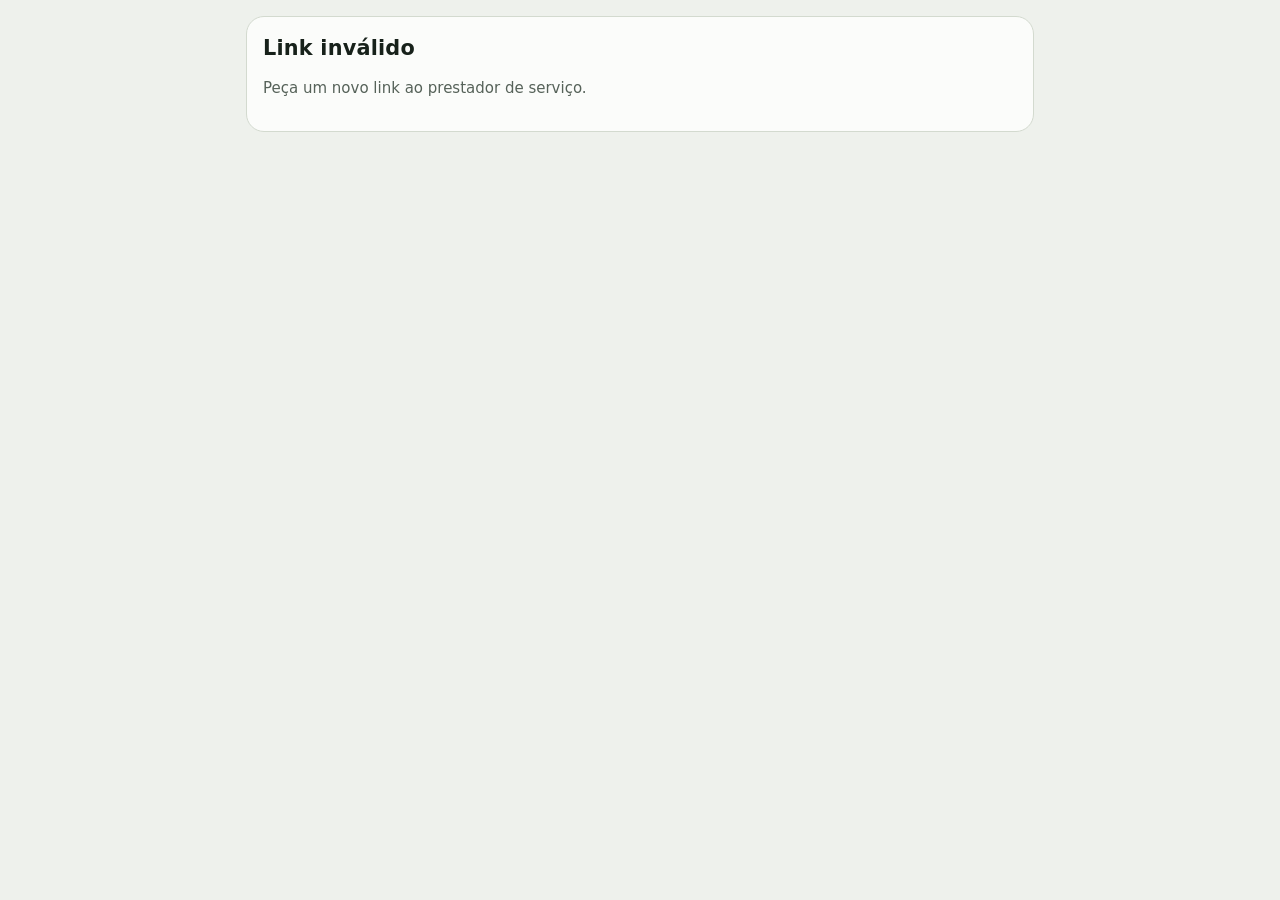
<file: portal.html>
<!doctype html>
<html lang="pt-BR">
<head>
<meta charset="utf-8">
<meta name="viewport" content="width=device-width, initial-scale=1, viewport-fit=cover">
<meta name="robots" content="noindex">
<title>Portal de serviços</title>
<meta name="theme-color" content="#1b7a3d">
<link rel="icon" href="/icon-192.png">
<link rel="stylesheet" href="/style.css">
</head>
<body>
<main class="aprov portal" id="view"><div class="loading">Carregando…</div></main>
<script src="/vendor/supabase-2.45.4.min.js"></script>
<script src="/config.js"></script>
<script src="/portal.js"></script>
</body>
</html>
</file>
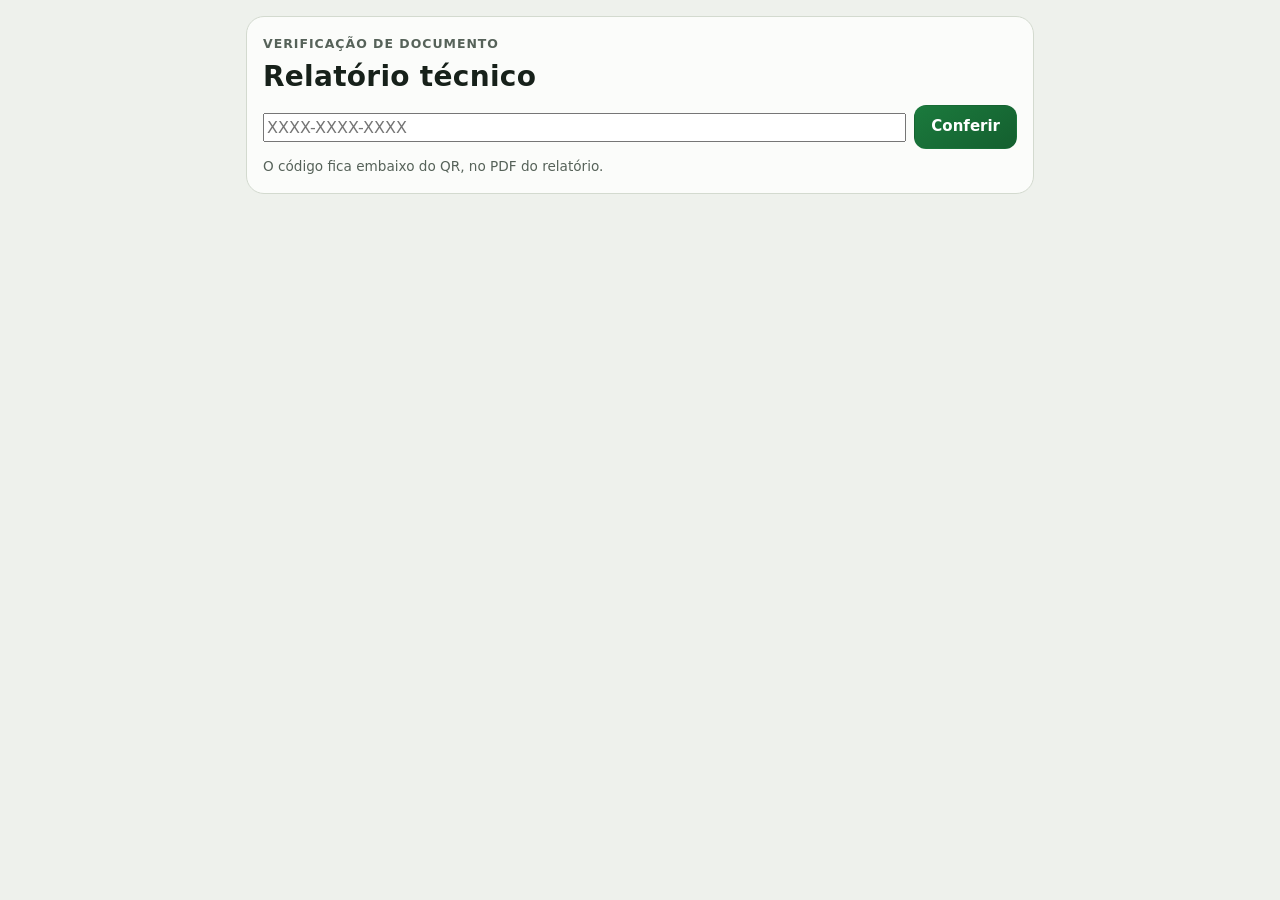
<file: verificar.html>
<!doctype html>
<html lang="pt-BR">
<head>
<meta charset="utf-8">
<meta name="viewport" content="width=device-width, initial-scale=1, viewport-fit=cover">
<meta name="robots" content="noindex">
<title>Verificar relatório técnico</title>
<meta name="theme-color" content="#1b7a3d">
<link rel="icon" href="/icon-192.png">
<link rel="stylesheet" href="/style.css">
</head>
<body>
<main class="aprov verif" id="view"><div class="loading">Conferindo o documento…</div></main>
<script src="/vendor/supabase-2.45.4.min.js"></script>
<script src="/config.js"></script>
<script src="/verificar.js"></script>
</body>
</html>
</file>
<file: contratar.css>
/* Página inicial (clientes): azul-marinho industrial com o verde da engrenagem e o azul do capacete do emblema GAAP */
:root{
  --bg:#0b1322; --bg-2:#0f1a2e; --card:#122038; --line:#22334f; --fg:#eef3f8; --muted:#9fb0c5;
  --verde:#4cc27a; --verde-2:#1b7a3d; --verde-claro:#c7f0d6;
  --azul:#8fb0f2; --azul-2:#1d3f8f; --azul-claro:#d6e2ff;
  --wa:#25d366; --wa-escuro:#1da851; --on-wa:#06240f;
  --r:18px; --sombra:0 10px 30px rgba(0,0,0,.38);
  --f-display:'Barlow Semi Condensed','Arial Narrow',system-ui,sans-serif;
  --f-body:'Barlow',system-ui,-apple-system,'Segoe UI',sans-serif;
  color-scheme:dark;
}
*{box-sizing:border-box}
html{scroll-behavior:smooth;scroll-padding-top:76px}
body{margin:0;background:var(--bg);color:var(--fg);font:400 17px/1.6 var(--f-body);-webkit-font-smoothing:antialiased}
img{max-width:100%;display:block}
a{color:var(--verde)}
h1,h2,h3{font-family:var(--f-display);line-height:1.12;margin:0;letter-spacing:-.005em;text-wrap:balance}
h1{font-size:clamp(2.2rem,5.6vw,3.7rem);font-weight:700}
h2{font-size:clamp(1.7rem,3.6vw,2.5rem);font-weight:700;margin-bottom:12px}
h3{font-size:1.22rem;font-weight:700}
p{margin:0}
.muted{color:var(--muted)}
.wrap{max-width:1140px;margin:0 auto;padding:0 20px}
.eyebrow{font:700 .82rem/1.5 var(--f-display);text-transform:uppercase;letter-spacing:.14em;color:var(--verde);margin-bottom:14px}
.metal{background:linear-gradient(100deg,#effff5 0%,#8be0ad 32%,#4cc27a 58%,#8fb0f2 100%);-webkit-background-clip:text;background-clip:text;color:transparent}
[hidden]{display:none!important}
svg{width:1.25em;height:1.25em;flex:none}

/* botões */
.btn{display:inline-flex;align-items:center;justify-content:center;gap:10px;border-radius:999px;border:1px solid transparent;padding:12px 22px;font:700 1.05rem/1 var(--f-display);letter-spacing:.01em;text-decoration:none;cursor:pointer;transition:transform .15s,background .15s,box-shadow .15s,border-color .15s;min-height:48px}
.btn:active{transform:translateY(1px)}
.btn:focus-visible,input:focus-visible,select:focus-visible,textarea:focus-visible,a:focus-visible{outline:3px solid var(--azul-claro);outline-offset:2px}
.btn.wa{background:var(--wa);color:var(--on-wa);box-shadow:0 8px 24px rgba(37,211,102,.25)}
.btn.wa:hover{background:#3be07a;box-shadow:0 10px 30px rgba(37,211,102,.35)}
.btn.ghost{background:transparent;color:var(--fg);border-color:var(--line)}
.btn.ghost:hover{border-color:var(--verde);color:var(--verde-claro)}
.btn.sm{padding:9px 16px;min-height:40px;font-size:.98rem}
.btn.lg{padding:16px 28px;font-size:1.12rem;min-height:56px}

/* topo */
.topo{position:sticky;top:0;z-index:20;background:rgba(11,19,34,.84);backdrop-filter:blur(12px);-webkit-backdrop-filter:blur(12px);border-bottom:1px solid rgba(255,255,255,.06);padding-top:env(safe-area-inset-top,0px)}
.topo-in{display:flex;align-items:center;gap:20px;height:64px}
.marca{display:flex;align-items:center;gap:10px;color:var(--fg);text-decoration:none;min-width:0}
.marca b{display:block;font:700 1.08rem/1.1 var(--f-display);letter-spacing:.06em;white-space:nowrap}
.marca small{display:block;font-size:.76rem;color:var(--muted);letter-spacing:.02em;white-space:nowrap}
.marca img{width:34px;height:auto}
.menu{display:flex;gap:26px;margin-left:auto}
.menu a{color:var(--muted);text-decoration:none;font-weight:500;font-size:1rem}
.menu a:hover{color:var(--fg)}
.equipe{color:var(--muted);text-decoration:none;font-size:.94rem;font-weight:600;padding:8px 4px}
.equipe:hover{color:var(--fg)}
@media (max-width:760px){.menu,.equipe{display:none}.topo .btn{margin-left:auto}}
@media (max-width:380px){.topo .marca small{display:none}.topo .btn.sm span{display:none}.topo .btn.sm{padding:9px 12px}}
@media (min-width:761px){.equipe{order:2}}

/* início */
.hero{position:relative;overflow:hidden;padding:72px 0 88px;background:radial-gradient(900px 500px at 78% 30%,rgba(29,63,143,.42),transparent 60%),radial-gradient(640px 420px at 0% 100%,rgba(27,122,61,.20),transparent 60%)}
.grade{position:absolute;inset:0;background-image:linear-gradient(rgba(143,176,242,.06) 1px,transparent 1px),linear-gradient(90deg,rgba(143,176,242,.06) 1px,transparent 1px);background-size:48px 48px;mask-image:radial-gradient(ellipse 80% 70% at 60% 40%,#000 30%,transparent 75%);-webkit-mask-image:radial-gradient(ellipse 80% 70% at 60% 40%,#000 30%,transparent 75%)}
.hero-in{position:relative;display:grid;grid-template-columns:1.25fr .75fr;gap:40px;align-items:center}
.lead{font-size:1.16rem;color:#c6d1de;margin:22px 0 30px;max-width:36em}
.acoes{display:flex;flex-wrap:wrap;gap:12px}
.selos{list-style:none;padding:0;margin:30px 0 0;display:flex;flex-wrap:wrap;gap:10px 22px;color:#c6d1de;font-size:.98rem}
.selos li{display:flex;align-items:center;gap:8px}
.selos svg{color:var(--wa)}
.hero-arte{position:relative;aspect-ratio:1;display:grid;place-items:center}
.hero-arte img{width:66%;height:auto;filter:drop-shadow(0 20px 40px rgba(76,194,122,.32));animation:flutua 6s ease-in-out infinite}
.anel{position:absolute;border-radius:50%;border:1px solid rgba(143,176,242,.2)}
.a1{inset:4%}.a2{inset:13%;border-style:dashed;border-color:rgba(76,194,122,.22);animation:gira 60s linear infinite}
@keyframes flutua{50%{transform:translateY(-10px)}}
@keyframes gira{to{transform:rotate(360deg)}}
@media (prefers-reduced-motion:reduce){.hero-arte img,.a2{animation:none}html{scroll-behavior:auto}}
@media (max-width:860px){
  .hero{padding:40px 0 60px}
  .hero-in{grid-template-columns:1fr;gap:22px}
  .hero-arte{order:-1;width:112px;margin:0 0 4px}
  .hero-arte img{width:78%}
  .acoes .btn{flex:1 1 220px}
}

/* seções */
.secao{padding:84px 0}
.faixa{background:linear-gradient(180deg,var(--bg-2),var(--bg));border-top:1px solid var(--line);border-bottom:1px solid var(--line)}
@media (max-width:700px){.secao{padding:60px 0}}

.cards{display:grid;grid-template-columns:repeat(3,1fr);gap:18px;margin-top:34px}
.card{background:var(--card);border:1px solid var(--line);border-radius:var(--r);padding:26px 22px;transition:transform .2s,border-color .2s,box-shadow .2s}
.card:hover{transform:translateY(-4px);border-color:rgba(76,194,122,.45);box-shadow:var(--sombra)}
.card p{color:var(--muted);margin-top:8px;font-size:1rem}
.ic{width:48px;height:48px;border-radius:14px;display:grid;place-items:center;margin-bottom:18px;color:var(--verde-claro);background:linear-gradient(140deg,rgba(76,194,122,.30),rgba(29,63,143,.20));border:1px solid rgba(76,194,122,.32)}
.ic svg{width:26px;height:26px}
@media (max-width:980px){.cards{grid-template-columns:repeat(2,1fr)}}
@media (max-width:560px){.cards{grid-template-columns:1fr}}

.dif{display:grid;grid-template-columns:.9fr 1.1fr;gap:48px;align-items:center}
.local{display:flex;align-items:center;gap:10px;margin-top:22px;color:#c6d1de}
.local svg{color:var(--verde);width:22px;height:22px}
.lista{list-style:none;margin:0;padding:0;display:grid;gap:14px}
.lista li{display:flex;gap:16px;background:var(--card);border:1px solid var(--line);border-radius:var(--r);padding:18px 20px}
.lista svg{width:26px;height:26px;color:var(--azul);margin-top:2px}
.lista b{display:block;font-family:var(--f-display);font-weight:700;font-size:1.1rem}
.lista span{color:var(--muted);font-size:1rem}
.lista a{color:var(--verde);font-weight:600;white-space:nowrap}
@media (max-width:860px){.dif{grid-template-columns:1fr;gap:26px}}

.passos{list-style:none;padding:0;margin:34px 0 0;display:grid;grid-template-columns:repeat(3,1fr);gap:18px}
.passos li{position:relative;padding:26px 22px;border-radius:var(--r);background:var(--card);border:1px solid var(--line)}
.passos p{color:var(--muted);margin-top:8px;font-size:1rem}
.n{display:grid;place-items:center;width:40px;height:40px;border-radius:50%;margin-bottom:16px;font:700 1.15rem/1 var(--f-display);color:#06150c;background:linear-gradient(140deg,#effff5,#4cc27a 55%,#1b7a3d)}
@media (max-width:760px){.passos{grid-template-columns:1fr}}

/* orçamento */
.orc{display:grid;grid-template-columns:.85fr 1.15fr;gap:48px;align-items:start}
.orc-txt .muted{margin:4px 0 24px}
.form{display:grid;grid-template-columns:1fr 1fr;gap:16px;background:var(--card);border:1px solid var(--line);border-radius:22px;padding:28px;box-shadow:var(--sombra)}
.form label{display:grid;gap:6px;font-size:.94rem;font-weight:600;color:#c6d1de}
.form .full{grid-column:1/-1}
input,select,textarea{width:100%;font:400 1.02rem/1.4 var(--f-body);color:var(--fg);background:var(--bg);border:1px solid var(--line);border-radius:12px;padding:12px 14px;min-height:48px}
textarea{resize:vertical;min-height:110px}
input::placeholder,textarea::placeholder{color:#6f7f93}
input:focus,select:focus,textarea:focus{border-color:var(--verde)}
.aviso{color:#ffcf8a;font-size:.96rem;margin:0}
@media (max-width:860px){.orc{grid-template-columns:1fr;gap:26px}}
@media (max-width:520px){.form{grid-template-columns:1fr;padding:20px}}

/* rodapé e botão flutuante */
.rodape{border-top:1px solid var(--line);padding:30px 0 calc(30px + env(safe-area-inset-bottom,0px))}
.rod-in{display:flex;flex-wrap:wrap;gap:14px;align-items:center;justify-content:space-between}
.rodape .muted{font-size:.9rem}
.rodape .marca img{width:28px}
.contatos{display:flex;flex-wrap:wrap;gap:10px 22px;font-size:.96rem}
.contatos a,.contatos span{display:inline-flex;align-items:center;gap:7px;color:#c6d1de;text-decoration:none;overflow-wrap:anywhere}
.contatos a:hover{color:var(--fg)}
.contatos svg{color:var(--verde)}
.rodape a{color:var(--muted)}
.flutuante{position:fixed;right:18px;bottom:calc(18px + env(safe-area-inset-bottom,0px));z-index:30;width:60px;height:60px;border-radius:50%;display:grid;place-items:center;background:var(--wa);color:#fff;box-shadow:0 10px 28px rgba(37,211,102,.45);transition:transform .2s,opacity .2s}
.flutuante:hover{transform:scale(1.06)}
.flutuante.longe{opacity:0;transform:scale(.6);pointer-events:none}
.flutuante svg{width:32px;height:32px}

/* setores atendidos */
.setores{border-top:1px solid var(--line);border-bottom:1px solid var(--line);background:rgba(18,32,56,.55)}
.setores-in{display:flex;align-items:center;gap:14px 28px;flex-wrap:wrap;padding-top:18px;padding-bottom:18px}
.setores-tit{font:700 .8rem/1 var(--f-display);text-transform:uppercase;letter-spacing:.14em;color:var(--muted)}
.setores ul{list-style:none;margin:0;padding:0;display:flex;flex-wrap:wrap;gap:10px 26px}
.setores li{display:flex;align-items:center;gap:9px;font:600 1.05rem/1.2 var(--f-display);color:#dbe4ef}
.setores svg{width:22px;height:22px;color:var(--verde)}
@media (max-width:560px){.setores ul{display:grid;grid-template-columns:1fr 1fr;gap:12px 14px;width:100%}.setores li{font-size:.98rem}}

/* dúvidas */
.duvidas{display:grid;grid-template-columns:.8fr 1.2fr;gap:48px;align-items:start}
.faq{display:grid;gap:10px}
.faq details{background:var(--card);border:1px solid var(--line);border-radius:14px;padding:0 18px;transition:border-color .2s}
.faq details[open]{border-color:rgba(76,194,122,.45)}
.faq summary{cursor:pointer;list-style:none;padding:16px 28px 16px 0;position:relative;font:700 1.08rem/1.3 var(--f-display)}
.faq summary::-webkit-details-marker{display:none}
.faq summary::after{content:"+";position:absolute;right:0;top:50%;transform:translateY(-50%);font-size:1.4rem;color:var(--verde);transition:transform .2s}
.faq details[open] summary::after{transform:translateY(-50%) rotate(45deg)}
.faq details p{color:var(--muted);padding:0 0 16px;font-size:1rem}
.faq summary:focus-visible{outline:3px solid var(--azul-claro);outline-offset:4px;border-radius:6px}
@media (max-width:860px){.duvidas{grid-template-columns:1fr;gap:22px}}

/* topo no celular: a marca não pode ser cortada */
@media (max-width:420px){.topo-in{gap:10px}.topo .marca small{display:none}.marca b{font-size:1rem;letter-spacing:.04em}.topo .btn.sm span{display:none}.topo .btn.sm{padding:9px 12px}}

/* entrada suave ao rolar (só com JavaScript e sem "reduzir movimento") */
.js .surge{opacity:0;transform:translateY(16px);transition:opacity .6s ease,transform .6s ease}
.js .surge.visivel{opacity:1;transform:none}
@media (prefers-reduced-motion:reduce){.js .surge{opacity:1;transform:none;transition:none}}

/* obras e avaliações */
.obras{display:grid;grid-template-columns:repeat(auto-fill,minmax(300px,1fr));gap:18px;margin-top:30px}
.obra{background:var(--card);border:1px solid var(--line);border-radius:var(--r);overflow:hidden}
.obra h3,.obra p{padding:0 18px}.obra h3{margin-top:14px}.obra p{margin:6px 0 16px;font-size:.96rem}
.obra-fotos{display:grid;gap:2px}.obra-fotos.f2,.obra-fotos.f3,.obra-fotos.f4{grid-template-columns:1fr 1fr}
.obra-fotos img{width:100%;aspect-ratio:4/3;object-fit:cover}
.obra-fotos.f3 img:first-child{grid-column:1/-1}
.avals{display:grid;grid-template-columns:repeat(auto-fill,minmax(260px,1fr));gap:16px;margin-top:30px}
.aval{margin:0;background:var(--card);border:1px solid var(--line);border-radius:var(--r);padding:22px}
.aval-est{color:#f5a623;font-size:1.2rem;letter-spacing:2px}
.aval blockquote{margin:10px 0;color:#d6e0ec;font-size:1rem}
.aval figcaption{color:var(--muted);font-weight:600;font-size:.92rem}
</file>
<file: style.css>
/* base */
:root{color-scheme:light;padding-top:env(safe-area-inset-top,0px);padding-bottom:env(safe-area-inset-bottom,0px)}
html,body{margin:0}
img{max-width:100%}
[hidden]{display:none!important}
/* Layout: app shell — left rail on desktop, bottom tab bar on phones; one content column up to 1120px */
:root{
  --bg:#eef1ec; --surface:#fbfcfa; --surface-2:#e5eae3; --line:#d3dacf; --fg:#17211a; --muted:#566259;
  --brand:#1b7a3d; --brand-strong:#145f2f; --on-brand:#ffffff; --navy:#1d3f8f; --navy-soft:#dfe6f5;
  --s-n:#1f8a4c; --s-50:#2f6fd0; --s-100:#c2417a;
  --good:#1f7a3f; --good-bg:#dcefe1; --warn:#8f5b00; --warn-bg:#f8ecd2; --bad:#b3261e; --bad-bg:#f8e0dd;
  --shadow:0 1px 2px rgba(20,40,25,.06),0 6px 18px rgba(20,40,25,.06);
  --f-display:'Barlow Semi Condensed','Arial Narrow',system-ui,sans-serif;
  --f-body:'Barlow',system-ui,-apple-system,'Segoe UI',sans-serif;
  --f-mono:'IBM Plex Mono',ui-monospace,'SFMono-Regular',Menlo,monospace;
  --r:18px;
}
@media (prefers-color-scheme: dark){:root:not([data-theme="light"]){
  --bg:#0f1310; --surface:#171c18; --surface-2:#212822; --line:#2e3830; --fg:#e5ebe6; --muted:#9ba89e;
  --brand:#3aa868; --brand-strong:#52bd7d; --on-brand:#06120a; --navy:#86a7ef; --navy-soft:#1c2740;
  --s-n:#36a465; --s-50:#5b8fe6; --s-100:#d8628f;
  --good:#5cc486; --good-bg:#15301e; --warn:#e3a84d; --warn-bg:#33270e; --bad:#ef7d74; --bad-bg:#3b1a17;
  --shadow:0 1px 2px rgba(0,0,0,.3); color-scheme:dark;
}}
:root[data-theme="dark"]{
  --bg:#0f1310; --surface:#171c18; --surface-2:#212822; --line:#2e3830; --fg:#e5ebe6; --muted:#9ba89e;
  --brand:#3aa868; --brand-strong:#52bd7d; --on-brand:#06120a; --navy:#86a7ef; --navy-soft:#1c2740;
  --s-n:#36a465; --s-50:#5b8fe6; --s-100:#d8628f;
  --good:#5cc486; --good-bg:#15301e; --warn:#e3a84d; --warn-bg:#33270e; --bad:#ef7d74; --bad-bg:#3b1a17;
  --shadow:0 1px 2px rgba(0,0,0,.3); color-scheme:dark;
}
*{box-sizing:border-box}
html,body{background:var(--bg);color:var(--fg)}
body{font-family:var(--f-body);font-size:15px;line-height:1.45}
/* toque mais rápido no celular (sem atraso de duplo-toque) e sem flash cinza ao tocar */
button,a,label,select,summary,.item,[role=link]{touch-action:manipulation;-webkit-tap-highlight-color:transparent}
h1,h2,h3{font-family:var(--f-display);font-weight:700;letter-spacing:.01em;margin:0;text-wrap:balance}
h1{font-size:1.75rem} h2{font-size:1.3rem} h3{font-size:1.05rem}
.mono,.num{font-family:var(--f-mono);font-variant-numeric:tabular-nums}
.muted{color:var(--muted)}
.eyebrow{font-family:var(--f-display);text-transform:uppercase;letter-spacing:.08em;font-size:.78rem;font-weight:600;color:var(--muted)}
button,input,select,textarea{font:inherit;color:inherit}
:focus-visible{outline:2px solid var(--navy);outline-offset:2px}

/* shell */
.shell{display:grid;grid-template-columns:1fr;min-height:100%}
.rail{display:none}
.topbar{position:sticky;top:env(safe-area-inset-top,0px);z-index:20;background:var(--surface);border-bottom:1px solid var(--line);display:flex;align-items:center;gap:12px;padding:10px 16px}
.brandmark{display:flex;align-items:center;gap:10px;min-width:0}
.brandmark img{width:38px;height:38px;border-radius:50%;background:#fff;flex:none}
.brandmark>div{min-width:0}
.brandmark b{font-family:var(--f-display);font-size:1.15rem;letter-spacing:.03em;display:block;line-height:1.1;white-space:nowrap;overflow:hidden;text-overflow:ellipsis}
@media (max-width:520px){.modetag,.topbar .brandmark small{display:none}}
@media (max-width:520px){.topbar{gap:8px;padding:8px 12px}.brandmark{gap:8px}.brandmark img{width:34px;height:34px}.brandmark b{font-size:.95rem;letter-spacing:0}.topbar .iconbtn{width:36px}.topbar .btn.sm{padding:5px 9px}}
@media (max-width:400px){.topbar .btn.sm .lbl{display:none}.topbar .btn.sm{padding:5px 10px}}
@media (max-width:360px){.brandmark b{font-size:.85rem}}
@media (max-width:330px){.topbar .brandmark img{display:none}}
.brandmark small{color:var(--muted);font-size:.78rem;display:block;white-space:nowrap;overflow:hidden;text-overflow:ellipsis}
.topbar .spacer{flex:1}
.modetag{font-size:.72rem;padding:2px 8px;border-radius:99px;background:var(--warn-bg);color:var(--warn);font-weight:600}
main{padding:20px 16px 110px;max-width:1120px;width:100%;margin:0 auto;min-width:0}
.tabbar{position:fixed;left:0;right:0;bottom:0;z-index:30;background:var(--surface);border-top:1px solid var(--line);display:grid;grid-auto-flow:column;grid-auto-columns:1fr;padding:4px 4px calc(4px + env(safe-area-inset-bottom,0px))}
.navbtn{border:0;background:none;display:flex;flex-direction:column;align-items:center;gap:2px;padding:6px 2px;border-radius:8px;color:var(--muted);font-size:.72rem;font-weight:600;cursor:pointer}
.navbtn svg{width:22px;height:22px}
.navbtn[aria-current="page"]{color:var(--brand);background:var(--surface-2)}
.iconbtn{border:1px solid var(--line);background:var(--surface);border-radius:8px;width:38px;height:38px;display:grid;place-items:center;cursor:pointer;color:var(--fg)}
.iconbtn svg{width:20px;height:20px}
@media (min-width:900px){
  .shell{grid-template-columns:232px 1fr}
  .rail{display:flex;flex-direction:column;gap:4px;position:sticky;top:0;height:100vh;padding:18px 12px;background:var(--surface);border-right:1px solid var(--line)}
  .rail .brandmark{padding:4px 8px 18px}
  .rail .brandmark img{width:48px;height:48px}
  .rail .brandmark b,.rail .brandmark small{white-space:normal}
  .rail .brandmark b{font-size:1.02rem}
  .rail .navbtn{flex-direction:row;gap:10px;font-size:.95rem;padding:10px 12px;justify-content:flex-start}
  .tabbar,.topbar .brandmark{display:none}
  .topbar{justify-content:flex-end}
  main{padding:28px 32px 60px}
}

/* generic */
.pagehead{display:flex;flex-wrap:wrap;align-items:flex-end;justify-content:space-between;gap:12px;margin-bottom:18px}
.pagehead p{margin:4px 0 0}
.row{display:flex;flex-wrap:wrap;gap:8px;align-items:center}
.btn{border:1px solid var(--line);background:var(--surface);border-radius:8px;padding:9px 14px;font-weight:600;cursor:pointer;display:inline-flex;align-items:center;gap:6px;white-space:nowrap}
.btn:hover{border-color:var(--muted)}
.btn.primary{background:var(--brand);border-color:var(--brand);color:var(--on-brand)}
.btn.primary:hover{background:var(--brand-strong)}
.btn.danger{color:var(--bad)}
.btn.danger[data-armed]{background:var(--bad);border-color:var(--bad);color:#fff}
.btn.sm{padding:5px 10px;font-size:.85rem}
.btn svg{width:16px;height:16px}
.panel{background:var(--surface);border:1px solid var(--line);border-radius:var(--r);padding:16px;min-width:0}
.section{display:grid;gap:12px;margin-top:24px;align-content:start}
.section>header{display:flex;align-items:baseline;justify-content:space-between;gap:8px;flex-wrap:wrap}
.monthnav{display:inline-flex;align-items:center;border:1px solid var(--line);border-radius:8px;background:var(--surface)}
.monthnav button{border:0;background:none;padding:8px 10px;cursor:pointer;color:var(--fg)}
.monthnav span{font-family:var(--f-display);font-weight:600;min-width:128px;text-align:center;text-transform:capitalize}
.pill{display:inline-flex;align-items:center;gap:5px;font-size:.75rem;font-weight:600;padding:2px 9px;border-radius:99px;background:var(--surface-2);color:var(--muted);white-space:nowrap}
.pill.good{background:var(--good-bg);color:var(--good)}
.pill.warn{background:var(--warn-bg);color:var(--warn)}
.pill.bad{background:var(--bad-bg);color:var(--bad)}
.pill.info{background:var(--navy-soft);color:var(--navy)}
.dot{width:9px;height:9px;border-radius:2px;display:inline-block;flex:none}
.d-n{background:var(--s-n)} .d-50{background:var(--s-50)} .d-100{background:var(--s-100)}
.empty{padding:28px 16px;text-align:center;color:var(--muted);border:1px dashed var(--line);border-radius:var(--r)}
.empty b{display:block;color:var(--fg);font-family:var(--f-display);font-size:1.1rem;margin-bottom:4px}
.banner{display:flex;flex-wrap:wrap;gap:10px;align-items:center;justify-content:space-between;background:var(--warn-bg);color:var(--warn);border-radius:var(--r);padding:10px 14px;margin-bottom:16px;font-weight:500}
.tablewrap{overflow-x:auto;border:1px solid var(--line);border-radius:var(--r);background:var(--surface)}
table{border-collapse:collapse;width:100%;font-size:.9rem}
th,td{padding:8px 10px;text-align:left;border-bottom:1px solid var(--line);vertical-align:top}
th{font-family:var(--f-display);font-weight:600;text-transform:uppercase;letter-spacing:.05em;font-size:.75rem;color:var(--muted);background:var(--surface-2);white-space:nowrap}
td.r,th.r{text-align:right;white-space:nowrap}
td.mono{white-space:nowrap}
tbody tr:last-child td{border-bottom:0}
tfoot td{font-weight:700;border-top:2px solid var(--line);border-bottom:0}

/* dashboard */
.hero{display:grid;gap:16px;grid-template-columns:1fr;color:#fff;border-radius:14px;padding:20px;position:relative;overflow:hidden}
:root .hero{background:linear-gradient(135deg,#173575,#1d3f8f 55%,#1b7a3d 140%)}
.hero .eyebrow{color:rgba(255,255,255,.75)}
.hero .big{font-family:var(--f-display);font-weight:700;font-size:clamp(2.2rem,7vw,3.2rem);line-height:1;font-variant-numeric:tabular-nums}
.hero .split{display:flex;flex-wrap:wrap;gap:8px 22px;font-size:.92rem;color:rgba(255,255,255,.88)}
.hero .split b{font-family:var(--f-mono);font-weight:500;color:#fff}
.hero .gear{position:absolute;right:-40px;top:-40px;width:200px;height:200px;opacity:.09;pointer-events:none}
.kpis{display:grid;grid-template-columns:repeat(2,minmax(0,1fr));gap:10px;margin-top:12px}
@media (min-width:720px){.kpis{grid-template-columns:repeat(4,minmax(0,1fr))}}
.kpi{background:var(--surface);border:1px solid var(--line);border-radius:var(--r);padding:12px 14px;display:grid;gap:4px;min-width:0}
.kpi .v{font-family:var(--f-display);font-size:1.55rem;font-weight:700;line-height:1.1;font-variant-numeric:tabular-nums}
.kpi .s{font-size:.82rem;color:var(--muted)}
.two{display:grid;gap:16px;grid-template-columns:1fr}
@media (min-width:900px){.two{grid-template-columns:1fr 1fr}}
.chartwrap{position:relative}
.legend{display:flex;flex-wrap:wrap;gap:6px 16px;font-size:.85rem;color:var(--muted)}
.legend span{display:inline-flex;align-items:center;gap:6px}
.tip{position:absolute;pointer-events:none;background:var(--surface);border:1px solid var(--line);box-shadow:var(--shadow);border-radius:8px;padding:8px 10px;font-size:.82rem;min-width:170px;z-index:5}
.tip div{display:flex;justify-content:space-between;gap:12px;align-items:center}
.tip .h{font-weight:700;margin-bottom:4px}
svg text{fill:var(--muted);font-family:var(--f-mono);font-size:10.5px}

/* lists */
.list{display:grid;border:1px solid var(--line);border-radius:var(--r);background:var(--surface);overflow:hidden}
.item{display:grid;grid-template-columns:auto 1fr auto;gap:4px 12px;padding:11px 14px;border-bottom:1px solid var(--line);cursor:pointer;align-items:start;text-align:left;background:none;border-left:0;border-right:0;border-top:0;width:100%}
.item:last-child{border-bottom:0}
.item:hover{background:var(--surface-2)}
.item .t{font-family:var(--f-mono);font-size:.85rem;white-space:nowrap;padding-top:1px}
.item .main{min-width:0}
.item .main b{display:block;overflow:hidden;text-overflow:ellipsis}
.item .main .sub{font-size:.85rem;color:var(--muted);overflow-wrap:anywhere}
.item .chips{display:flex;flex-wrap:wrap;gap:4px;margin-top:4px}
.item .val{text-align:right;font-family:var(--f-mono);font-size:.88rem;white-space:nowrap}
.dayhead{display:flex;justify-content:space-between;align-items:baseline;gap:8px;padding:9px 14px;background:var(--surface-2);border-bottom:1px solid var(--line);font-family:var(--f-display);font-weight:600;flex-wrap:wrap}
.dayhead .mono{font-size:.85rem;font-weight:500}
.summary{display:flex;flex-wrap:wrap;gap:8px 20px;font-size:.9rem;padding:12px 14px;border:1px solid var(--line);border-radius:var(--r);background:var(--surface);margin-bottom:12px}
.summary span{display:inline-flex;align-items:center;gap:6px}
.summary b{font-family:var(--f-mono);font-weight:500}
.filters{display:flex;flex-wrap:wrap;gap:6px;margin-bottom:12px}
.chipbtn{border:1px solid var(--line);background:var(--surface);border-radius:99px;padding:5px 12px;font-size:.85rem;font-weight:600;cursor:pointer;color:var(--muted)}
.chipbtn[aria-pressed="true"]{background:var(--fg);color:var(--bg);border-color:var(--fg)}
table.inputs input,table.inputs select{width:100%;min-width:84px;border:1px solid var(--line);background:var(--bg);border-radius:6px;padding:6px 8px}
body.locked .rail,body.locked .tabbar,body.locked .topbar{display:none}
body.locked main{max-width:none;padding:0}
body.locked .shell{grid-template-columns:1fr}
.lg-wrap{min-height:100vh;display:grid;place-items:center;padding:24px 16px;background:linear-gradient(160deg,#173575 0%,#1d3f8f 45%,#1b7a3d 120%)}
.lg-card{width:100%;max-width:440px;background:var(--surface);border-radius:16px;padding:28px 24px;box-shadow:0 20px 60px rgba(0,0,0,.25);display:grid;gap:14px}
.lg-card h1{font-size:1.6rem}
.lg-card .muted{margin:0}
.lg-brand{display:flex;align-items:center;gap:14px;padding-bottom:14px;border-bottom:1px solid var(--line)}
.lg-brand img{width:64px;height:64px;border-radius:50%;background:#fff;flex:none}
.lg-brand b{font-family:var(--f-display);font-size:1.25rem;letter-spacing:.03em;display:block}
.lg-brand span{font-size:.85rem;color:var(--muted)}
.lg-names{display:grid;gap:8px}
.lg-name{display:flex;align-items:center;gap:12px;width:100%;text-align:left;border:1px solid var(--line);background:var(--bg);border-radius:10px;padding:10px 12px;font-weight:600;cursor:pointer;color:var(--fg)}
.lg-name[aria-pressed="true"]{border-color:var(--brand);background:var(--good-bg);color:var(--good)}
.lg-ini{width:36px;height:36px;border-radius:50%;display:grid;place-items:center;background:var(--navy-soft);color:var(--navy);font-family:var(--f-display);font-weight:700;flex:none}
.lg-card #lg-pin{font-size:1.4rem;letter-spacing:.4em;text-align:center;font-family:var(--f-mono)}
.lg-go{justify-content:center;padding:12px;font-size:1rem}
.lg-err{color:var(--bad);font-weight:600;margin:0;min-height:1.2em}
.thumbs{display:flex;flex-wrap:wrap;gap:8px}
.thumb{position:relative;width:84px;height:84px;border-radius:8px;overflow:hidden;background:var(--surface-2);border:1px solid var(--line)}
.thumb img{width:100%;height:100%;object-fit:cover;cursor:zoom-in;display:block}
.thumbx{position:absolute;top:4px;right:4px;width:24px;height:24px;border-radius:50%;border:0;background:rgba(0,0,0,.6);color:#fff;cursor:pointer;font-size:.75rem}
.dayrow>.fotos{grid-column:2/-1;grid-row:8}
.bar{height:10px;border-radius:99px;background:var(--surface-2);overflow:hidden}
.bar>i{display:block;height:100%;background:var(--brand)}
.bar.over>i{background:var(--bad)}
tr.click{cursor:pointer}
tr.click:hover td{background:var(--surface-2)}
.filtergrid{display:grid;gap:10px;grid-template-columns:repeat(2,minmax(0,1fr))}
@media (min-width:760px){.filtergrid{grid-template-columns:repeat(4,minmax(0,1fr))}}
.chipcheck{display:inline-flex;align-items:center;gap:6px;border:1px solid var(--line);background:var(--surface);border-radius:99px;padding:5px 12px 5px 8px;font-size:.88rem;font-weight:600;cursor:pointer}
.chipcheck input,.field .chipcheck input{width:16px;height:16px;padding:0;border:0;accent-color:var(--brand);margin:0;flex:none}
.chipcheck span{white-space:nowrap}
.chipcheck:has(input:checked){border-color:var(--brand);background:var(--good-bg);color:var(--good)}

/* forms */
.form{display:grid;gap:12px}
.grid2{display:grid;gap:12px;grid-template-columns:1fr}
.grid3{display:grid;gap:12px;grid-template-columns:repeat(2,minmax(0,1fr))}
@media (min-width:640px){.grid2{grid-template-columns:1fr 1fr}.grid3{grid-template-columns:repeat(3,minmax(0,1fr))}}
.field{display:grid;gap:4px;min-width:0}
.field>span{font-size:.8rem;font-weight:600;color:var(--muted)}
.field input,.field select,.field textarea{width:100%;border:1px solid var(--line);background:var(--bg);border-radius:8px;padding:9px 10px;min-width:0}
.field textarea{min-height:80px;resize:vertical}
.field input:focus,.field select:focus,.field textarea:focus{outline:2px solid var(--navy);outline-offset:0;border-color:transparent}
.timepair{display:flex;gap:6px}
.timepair input{flex:1}
.check{display:flex;gap:8px;align-items:center;font-weight:500}
.check input{width:18px;height:18px;accent-color:var(--brand)}
.preview{background:var(--surface-2);border-radius:8px;padding:10px 12px;font-size:.9rem;display:grid;gap:4px}
.preview .line{display:flex;justify-content:space-between;gap:8px;align-items:center}
.preview .tot{font-weight:700;border-top:1px solid var(--line);padding-top:6px;margin-top:2px}
.warnbox{background:var(--warn-bg);color:var(--warn);border-radius:8px;padding:8px 10px;font-size:.88rem}
.okbox{background:var(--good-bg);color:var(--good);border-radius:8px;padding:8px 10px;font-size:.88rem}

/* modal */
.modal{position:fixed;inset:0;z-index:50;background:rgba(10,15,12,.5);display:grid;place-items:end center;padding:0}
.sheet{background:var(--surface);width:100%;max-width:640px;max-height:92vh;overflow:auto;border-radius:16px 16px 0 0;padding:18px 16px calc(18px + env(safe-area-inset-bottom,0px))}
@media (min-width:700px){.modal{place-items:center;padding:24px}.sheet{border-radius:14px;padding:22px}}
.sheet.wide{max-width:820px}
.splitwrap summary{cursor:pointer;color:var(--muted);font-weight:600;font-size:.9rem;padding:4px 0}
.splitwrap[open] summary{margin-bottom:8px}
.splitbox{display:grid;grid-template-columns:repeat(3,minmax(0,1fr));gap:8px;padding:12px;border-radius:8px;background:var(--surface-2)}
.splitbox>.btn{grid-column:1/-1;justify-self:start}
@media (min-width:640px){.splitbox{grid-template-columns:repeat(3,minmax(0,1fr)) auto}.splitbox>.btn{grid-column:auto}}
.dayrow{display:grid;grid-template-columns:22px minmax(0,1fr) minmax(0,1fr) auto;gap:6px 8px;padding:10px;border:1px solid var(--line);border-radius:8px;background:var(--bg);align-items:end}
.dayrow>.num{grid-column:1;grid-row:1;align-self:center;font-family:var(--f-mono);color:var(--muted);font-size:.85rem}
.dayrow>.f-os{grid-column:2;grid-row:1}
.dayrow>.f-tid{grid-column:3;grid-row:1}
.dayrow>.iconbtn{grid-column:4;grid-row:1;align-self:end}
.dayrow>.f-ini{grid-column:2;grid-row:3}
.dayrow>.f-fim{grid-column:3/5;grid-row:4}
.dayrow>.f-almi{grid-column:3/5;grid-row:3}
.dayrow>.f-almf{grid-column:2;grid-row:4}
.dayrow>.f-desc{grid-column:2/-1;grid-row:5}
.dayrow>.f-cli{grid-column:2;grid-row:6}
.dayrow>.emerg{grid-column:3/-1;grid-row:6;align-self:center;font-size:.88rem}
.dayrow>.noalm{grid-column:2/-1;grid-row:10;font-size:.88rem}
.dayrow>.f-obs{grid-column:2/-1;grid-row:11}
.dayrow>.acionrow{grid-column:2/-1;grid-row:12}
.dayrow>.info{grid-column:2/-1;grid-row:9;display:flex;flex-wrap:wrap;gap:4px 6px;align-items:center;font-size:.85rem}
.dayrow .field input{background:var(--surface)}
@media (min-width:760px){
  .dayrow{grid-template-columns:22px 100px 112px 112px minmax(0,1fr) 130px auto}
  .dayrow>.num{grid-column:1;grid-row:1}.dayrow>.f-os{grid-column:2;grid-row:1}.dayrow>.f-tid{grid-column:2;grid-row:3}.dayrow>.f-ini{grid-column:3;grid-row:1}.dayrow>.f-fim{grid-column:4;grid-row:2}
  .dayrow>.f-desc{grid-column:5;grid-row:1}.dayrow>.f-cli{grid-column:6;grid-row:1}.dayrow>.iconbtn{grid-column:7;grid-row:1}
  .dayrow>.emerg{grid-column:2/3;grid-row:2}.dayrow>.f-almi{grid-column:4;grid-row:1}.dayrow>.f-almf{grid-column:3;grid-row:2}.dayrow>.info{grid-column:5/-1;grid-row:2}.dayrow>.fotos{grid-column:2/-1;grid-row:5}
  .dayrow>.noalm{grid-column:2/4;grid-row:6}.dayrow>.f-obs{grid-column:3/-1;grid-row:3}.dayrow>.acionrow{grid-column:2/-1;grid-row:4}
}
.sheet header{display:flex;justify-content:space-between;align-items:center;margin-bottom:14px;gap:8px}
.sheet footer{display:flex;flex-wrap:wrap;gap:8px;justify-content:space-between;margin-top:16px}
.sheet footer .btn{white-space:normal;text-align:center}
.sheet{overflow-x:hidden}
@media (max-width:520px){.kpi .v{font-size:1.3rem}.kpi{padding:10px 12px}}

/* orçamento editor */
.items{display:grid;gap:8px}
.itemrow{display:grid;grid-template-columns:1fr 1fr 1fr auto;gap:6px;align-items:end;padding:10px;border:1px solid var(--line);border-radius:8px;background:var(--bg)}
.itemrow .desc{grid-column:1/-1}
.itemrow .tot{font-family:var(--f-mono);font-size:.88rem;align-self:center;text-align:right}
@media (min-width:760px){.itemrow{grid-template-columns:1fr 70px 80px 120px 110px auto}.itemrow .desc{grid-column:auto}}
.totals{display:grid;gap:4px;justify-items:end;font-size:.95rem}
.totals div{display:flex;gap:16px;min-width:240px;justify-content:space-between}
.totals .grand{font-family:var(--f-display);font-size:1.4rem;font-weight:700;color:var(--brand)}
.orccard{display:grid;grid-template-columns:1fr auto;gap:4px 12px;padding:12px 14px;border-bottom:1px solid var(--line);cursor:pointer;background:none;border-left:0;border-right:0;border-top:0;width:100%;text-align:left}
.orccard:last-child{border-bottom:0}
.orccard:hover{background:var(--surface-2)}
.orccard .val{font-family:var(--f-mono);text-align:right;white-space:nowrap}
.orccard .meta{grid-column:1/-1;display:flex;flex-wrap:wrap;gap:6px;align-items:center;font-size:.82rem;color:var(--muted)}

.toast{position:fixed;left:50%;transform:translateX(-50%);bottom:calc(84px + env(safe-area-inset-bottom,0px));z-index:60;background:var(--fg);color:var(--bg);padding:10px 16px;border-radius:8px;font-weight:600;box-shadow:var(--shadow);max-width:calc(100% - 32px)}
@media (min-width:900px){.toast{bottom:24px}}
/* botão dentro do aviso (ex.: "Atualizar"): cor de destaque, legível no tema claro e no escuro */
.toast .btn{background:var(--brand);border-color:var(--brand);color:var(--on-brand);margin-left:8px;vertical-align:middle}
.toast .btn:hover{background:var(--brand-strong);border-color:var(--brand-strong)}
.loading{padding:60px 0;text-align:center;color:var(--muted)}
.copybox{width:100%;min-height:160px;font-family:var(--f-mono);font-size:.82rem}
@media (prefers-reduced-motion:no-preference){.sheet{animation:up .18s ease-out}@keyframes up{from{transform:translateY(16px)}}}

/* lista de cópias de backup */
#bk-list{min-width:0}
.bk-list{display:grid;gap:6px;max-height:320px;overflow:auto}
.bk-item{display:flex;align-items:center;justify-content:space-between;gap:12px;padding:8px 10px;border:1px solid var(--line,#ddd);border-radius:10px;min-width:0}
.bk-item span{display:grid;gap:2px;min-width:0}
.panel.form > *{min-width:0}
.panel.form p .pill{white-space:normal;display:inline-block;max-width:100%}

/* emergência detalhada */
.acionrow,.emergbox{display:grid;grid-template-columns:repeat(auto-fit,minmax(140px,1fr));gap:6px 8px;padding:8px;border:1px dashed var(--line);border-radius:8px;background:var(--surface)}
.emergbox[hidden]{display:none!important}
/* conferência */
.confitem{display:flex;justify-content:space-between;align-items:center;gap:10px;width:100%;text-align:left;font:inherit;color:inherit;cursor:pointer}
.fichabox{border:1px solid var(--line);border-radius:10px;padding:10px 12px;background:var(--bg)}
.fichabox summary{cursor:pointer}

/* fechamentos em cartões */
.fechlist{display:grid;gap:10px}
.fechcard{border:1px solid var(--line);border-radius:12px;background:var(--surface);padding:12px 14px;display:grid;gap:10px;min-width:0}
.fc-top{display:flex;justify-content:space-between;align-items:center;gap:8px;flex-wrap:wrap}
.fc-vals{display:grid;grid-template-columns:repeat(auto-fit,minmax(120px,1fr));gap:8px}
.fc-vals>span{display:grid;gap:1px;font-size:.82rem;color:var(--muted)}
.fc-vals b{color:var(--fg);font-size:1rem}
.fc-vals small{font-size:.75rem}
.fc-acts{flex-wrap:wrap;gap:6px}
.kpis.aging{margin:0 0 12px}
.banner.warn{border-color:var(--warn,#c98a00)}

/* cronômetro */
.cronobar{display:grid;gap:8px;margin:0 0 14px}
.crono{display:flex;align-items:center;gap:10px;justify-content:space-between;flex-wrap:wrap;padding:10px 12px;border-radius:12px;background:var(--surface);border:1px solid var(--green,#1b7a3d);box-shadow:0 1px 0 rgba(0,0,0,.04)}
.crono-txt{flex:1;min-width:160px}
.crono-dot{width:10px;height:10px;border-radius:50%;background:#d23b3b;box-shadow:0 0 0 0 rgba(210,59,59,.6);animation:pulsar 1.6s infinite}
@keyframes pulsar{0%{box-shadow:0 0 0 0 rgba(210,59,59,.6)}70%{box-shadow:0 0 0 9px rgba(210,59,59,0)}100%{box-shadow:0 0 0 0 rgba(210,59,59,0)}}
@media (prefers-reduced-motion:reduce){.crono-dot{animation:none}}
/* etiqueta antes/depois nas fotos */
.thumb{position:relative}
.thumbtag{position:absolute;left:4px;top:4px;font-style:normal;font-size:.62rem;font-weight:700;letter-spacing:.04em;background:rgba(0,0,0,.65);color:#fff;padding:1px 5px;border-radius:4px;pointer-events:none}

/* ===== revisão iPhone ===== */
/* campos com 16px: o iPhone não dá zoom ao tocar */
input,select,textarea{font-size:16px}
/* janelas: título e botões sempre visíveis */
.sheet>header{position:sticky;top:-18px;background:var(--surface);z-index:3;padding-top:4px}
.sheet form>footer{position:sticky;bottom:calc(-18px - env(safe-area-inset-bottom,0px));background:var(--surface);padding:10px 0 calc(10px + env(safe-area-inset-bottom,0px));border-top:1px solid var(--line);margin-bottom:calc(-18px - env(safe-area-inset-bottom,0px));z-index:3}
@media (min-width:700px){.sheet>header{top:-22px}.sheet form>footer{bottom:-22px;margin-bottom:-22px;padding-bottom:12px}}
/* Ajustes: botão salvar fixo acima da barra de abas */
.cfg-salvar{position:sticky;bottom:calc(68px + env(safe-area-inset-bottom,0px));z-index:5;background:var(--surface);padding:10px;border:1px solid var(--line);border-radius:12px;box-shadow:0 -4px 14px rgba(0,0,0,.06);align-items:center;gap:10px}
@media (min-width:900px){.cfg-salvar{bottom:12px}}
/* tabelas viram cartões no celular */
@media (max-width:640px){
  .hs{display:none}
  table.cards-sm thead{display:none}
  table.cards-sm, table.cards-sm tbody, table.cards-sm tr, table.cards-sm td{display:block;width:100%}
  table.cards-sm tr{border:1px solid var(--line);border-radius:10px;padding:10px;margin-bottom:8px;background:var(--surface)}
  table.cards-sm td{border:0;padding:4px 0}
  table.cards-sm td select{width:100%}
  table.cards-sm .row{flex-wrap:wrap!important}
}
/* cronômetro sempre visível e botões grandes */
.cronobar{position:sticky;top:calc(58px + env(safe-area-inset-top,0px));z-index:15}
.crono .btn{min-height:44px;padding:10px 16px}
/* miniaturas na linha do lote */
.thumbs.mini{display:inline-flex;gap:4px;flex-wrap:wrap;margin-left:6px}
.thumbs.mini .thumb img{width:44px;height:44px}
.dayrow>.fotos{display:flex;flex-wrap:wrap;gap:6px;align-items:center}
/* visualizador de foto por cima da janela */
.fotoview{z-index:60}
.topbar .iconbtn,.btn.sm{min-height:36px}

/* ===== ideias: Mais, alertas, equipamentos ===== */
.maisgrid{display:grid;grid-template-columns:repeat(auto-fill,minmax(220px,1fr));gap:10px}
.maiscard{display:flex;flex-direction:column;align-items:flex-start;gap:4px;text-align:left;padding:14px;border:1px solid var(--line);border-radius:12px;background:var(--surface);color:inherit;font:inherit;cursor:pointer;min-height:72px}
.maiscard:active{transform:scale(.99)}
.maiscard b{font-size:1rem}
.alerta{display:grid;grid-template-columns:12px 1fr auto;gap:10px;align-items:center}
.dot-bad,.dot-warn,.dot-info{width:10px;height:10px;border-radius:50%;display:inline-block}
.dot-bad{background:#d23b3b}.dot-warn{background:#e0a100}.dot-info{background:#2d6cdf}
.dayrow>.f-eq{grid-column:1/-1}.dayrow>.f-eq select{width:100%}
.eqpl{align-items:end}
.aprov{max-width:820px;margin:0 auto;padding:16px;display:grid;gap:12px}
/* sem internet */
.synctag{font:inherit;font-size:.74rem;font-weight:700;padding:4px 10px;border-radius:99px;border:1px solid var(--line);background:var(--warn-bg,#fff4d6);color:var(--warn,#8a5a00);cursor:pointer;white-space:nowrap;min-height:32px}
.synctag.off{background:#eceff3;color:#3b4552}
/* Android: puxar a tela para baixo dentro de uma janela não recarrega a página */
.modal,.sheet{overscroll-behavior:contain}
/* prévia do PDF */
.pv-paginas{display:grid;gap:10px;background:#e9ecef;padding:10px;border-radius:10px;max-height:70vh;overflow:auto;-webkit-overflow-scrolling:touch}
.pv-pag{width:100%;height:auto;background:#fff;box-shadow:0 1px 4px rgba(0,0,0,.18);border-radius:2px}
/* cartões de fechamento nunca passam da largura da tela */
.fechlist,.fechcard>*{min-width:0}
.fechcard .pill{white-space:normal;max-width:100%}
.fc-vals{grid-template-columns:repeat(auto-fit,minmax(100px,1fr))}
.fc-top>span:first-child{min-width:0;overflow-wrap:anywhere}
/* tabelas em cartões: rótulo ao lado de cada número */
@media (max-width:640px){
  table.cards-sm td[data-l]{display:flex;justify-content:space-between;gap:10px;text-align:right}
  table.cards-sm td[data-l]::before{content:attr(data-l);color:var(--muted);font-family:var(--f-body);font-size:.8rem;text-align:left}
  table.cards-sm td[data-l]:empty{display:none}
  table.cards-sm tfoot{display:block} table.cards-sm tfoot tr{display:block;border:1px solid var(--line);border-radius:10px;padding:10px;background:var(--surface-2)}
  table.cards-sm tfoot th{display:inline-block;margin-right:10px;border:0;padding:2px 0}
}
/* iPhone: campo de data/hora não passa da coluna */
input[type="date"],input[type="time"],input[type="month"]{-webkit-appearance:none;appearance:none;min-width:0;max-width:100%;width:100%;display:block;text-align:left}
input[type="date"]::-webkit-date-and-time-value,input[type="time"]::-webkit-date-and-time-value{text-align:left}
.field{min-width:0}
.pf-box{display:grid;gap:6px;min-width:0}.pf-box select,.pf-box input{width:100%}
/* pedidos de cadastro: faixa vermelha no topo do Painel */
.aprovbox{background:#fdecec;border:2px solid #d23b3b;border-radius:14px;padding:14px;margin:0 0 16px;display:grid;gap:10px;color:#5c1010}
.aprovbox h2{margin:0;font-size:1.05rem;color:#b3261e}
.aprovcard{background:#fff;border:1px solid #f1b5b2;border-radius:10px;padding:10px 12px;display:grid;gap:8px;min-width:0;color:#1d1d1d}
.aprovcard b{overflow-wrap:anywhere}.aprovcard small{color:#6b6b6b}
.aprov-acts{gap:8px;flex-wrap:wrap}.aprov-acts .btn{min-height:44px}
.aprov-dica{margin:0;font-size:.82rem;color:#7a2a26}
@media (prefers-color-scheme:dark){
  .aprovbox{background:#3a1416;border-color:#e5484d;color:#ffd7d5}.aprovbox h2{color:#ff8a85}
  .aprovcard{background:#241113;border-color:#7a2a2e;color:#f4e6e6}.aprovcard small{color:#c9a9a8}.aprov-dica{color:#ffb4af}
}
.banner.aprov-mini{background:#fdecec;border-color:#d23b3b;color:#8a1c1c}
@media (prefers-color-scheme:dark){.banner.aprov-mini{background:#3a1416;border-color:#e5484d;color:#ffd7d5}}
/* Ajustes em abas */
.ajtabs{display:flex;gap:6px;flex-wrap:wrap;padding:2px 0 10px;margin-bottom:6px;position:sticky;top:calc(58px + env(safe-area-inset-top,0px));z-index:6;background:var(--bg)}
.ajtabs .chipbtn{white-space:nowrap;flex:none}
body[data-ajaba="valores"] #view [data-aba]:not([data-aba~="valores"]),
body[data-ajaba="jornada"] #view [data-aba]:not([data-aba~="jornada"]),
body[data-ajaba="contratantes"] #view [data-aba]:not([data-aba~="contratantes"]),
body[data-ajaba="empresa"] #view [data-aba]:not([data-aba~="empresa"]),
body[data-ajaba="equipe"] #view [data-aba]:not([data-aba~="equipe"]),
body[data-ajaba="dados"] #view [data-aba]:not([data-aba~="dados"]){display:none}
/* escala e previsão */
.esc-dias{display:grid;grid-template-columns:repeat(auto-fill,minmax(170px,1fr));gap:10px}
.esc-dia h3{margin:0 0 6px}.esc-dia.hoje{border-color:var(--green,#1b7a3d);box-shadow:0 0 0 1px var(--green,#1b7a3d)}
.esc-dia .field{margin-bottom:6px}.esc-dia select{width:100%}
.prevbar{height:8px;border-radius:99px;background:var(--surface-2);margin:6px 0;overflow:hidden}.prevbar i{display:block;height:100%;background:var(--green,#1b7a3d)}
.ajuda{margin-bottom:8px}.ajuda summary{cursor:pointer;padding:4px 0;font-size:1rem}.ajuda ol{margin:8px 0 2px 18px;padding:0;display:grid;gap:6px}
.codebox{white-space:pre-wrap;word-break:break-all;font:12px/1.4 ui-monospace,Menlo,Consolas,monospace;background:var(--soft,rgba(127,127,127,.08));padding:10px;border-radius:8px;max-height:260px;overflow:auto;margin:6px 0 0}
.docmat td,.docmat th{text-align:center;white-space:nowrap}.docmat td:first-child,.docmat th:first-child{text-align:left}
.assinpad{position:fixed;inset:0;z-index:2000;background:rgba(0,0,0,.55);display:flex;align-items:center;justify-content:center;padding:12px}
.assinbox{background:var(--bg);border-radius:14px;padding:14px;display:grid;gap:10px;width:min(720px,100%);max-height:100%;overflow:auto}
.assinbox canvas{width:100%;height:auto;aspect-ratio:900/360;background:#fff;border:2px dashed var(--line);border-radius:10px;touch-action:none}
.portal-top{display:flex;flex-wrap:wrap;gap:12px;justify-content:space-between;align-items:center}
.btn.big{font-size:1.05rem;padding:14px 18px}
.chamadobox{animation:pisca 1.6s ease-in-out 3}
@keyframes pisca{50%{box-shadow:0 0 0 6px rgba(210,59,59,.35)}}
.portal .btn.danger{background:var(--bad);border-color:var(--bad);color:#fff}

.dayrow>.f-papel{grid-column:2/-1;grid-row:2}
@media (min-width:760px){.dayrow>.f-papel{grid-column:2/-1;grid-row:7}}
.papelbtn{cursor:pointer}

#papelbox input.duvida{background:#fff6d6;border-color:#d9a400}
.papelbtns{display:inline-flex;gap:6px;flex-wrap:wrap}
#papelbox .assinbox{overflow-x:hidden}#papelbox .assinbox>*{min-width:0;max-width:100%}#papelbox p,#papelbox b{overflow-wrap:anywhere}#papelbox .grid2>*{min-width:0}#papelbox input,#papelbox select{width:100%;min-width:0}
.papelacoes{display:grid;gap:8px}.papelacoes .btn{justify-content:center;width:100%}
.lotelista{display:grid;gap:12px;max-height:60vh;overflow:auto}.loteitem{border:1px solid var(--line);border-radius:10px;padding:10px;display:grid;gap:6px}
.lotefoto{max-height:110px;object-fit:contain;width:100%;border-radius:6px;background:#000}
#papelbox .loteitem input,#papelbox .loteitem select{width:100%;min-width:0}
.ordcard .fc-acts .btn{white-space:nowrap}
.lotehead{display:flex;align-items:center;gap:8px;font-size:.92rem}.lotehead input{width:20px!important;height:20px;flex:none}

/* ===== Novo layout (2026-10): cartões arredondados, barra de baixo flutuante, menu lateral e topo mais limpos ===== */
.btn{border-radius:12px;padding:10px 16px}
.btn.sm{border-radius:10px;padding:6px 12px}
.row>.btn{max-width:100%;white-space:normal;text-align:left}
.btn.primary{background:linear-gradient(145deg,var(--brand),var(--brand-strong));border-color:transparent;color:var(--on-brand)}
.btn.primary:hover{background:linear-gradient(145deg,color-mix(in srgb,var(--brand) 80%,#fff),var(--brand))}
.iconbtn{border-radius:12px;background:var(--surface)}
.chipbtn{padding:7px 14px}
.monthnav{border-radius:14px}
.panel,.list,.summary,.tablewrap,.kpi,.empty{border-radius:var(--r)}
.kpi{padding:16px 18px}
.kpi .v{font-size:1.75rem}
.hero{border-radius:24px;padding:24px}
:root .hero{background:linear-gradient(150deg,#1d3f8f,#173575 65%,#14552c 130%)}
.topbar{background:color-mix(in srgb,var(--bg) 82%,transparent);-webkit-backdrop-filter:blur(14px);backdrop-filter:blur(14px);border-bottom:1px solid transparent}
.brandmark img{border-radius:12px}
.pagehead h1{font-size:1.85rem}
.tabbar{left:12px;right:12px;bottom:calc(12px + env(safe-area-inset-bottom,0px));border:1px solid var(--line);border-radius:26px;padding:6px;gap:2px;background:color-mix(in srgb,var(--surface) 92%,transparent);-webkit-backdrop-filter:blur(16px);backdrop-filter:blur(16px);box-shadow:0 10px 30px rgba(0,0,0,.18)}
.navbtn{border-radius:18px;padding:8px 2px}
.navbtn[aria-current="page"]{background:var(--navy-soft);color:var(--navy)}
main{padding-bottom:130px}
.cfg-salvar{bottom:calc(88px + env(safe-area-inset-bottom,0px))}
@media (min-width:900px){
  main{padding-bottom:60px}
  .cfg-salvar{bottom:12px}
  .rail{padding:22px 14px}
  .rail .navbtn{border-radius:14px;padding:12px 14px}
  .rail .navbtn:hover{background:var(--surface-2)}
  .rail .navbtn[aria-current="page"]{background:var(--navy-soft);color:var(--navy)}
  .rail .brandmark{gap:10px}
}
/* teclado aberto no celular (campo em foco): some a barra de baixo e a barra de salvar deixa de flutuar, para nada ficar por cima do texto */
body.kb .tabbar{display:none}
body.kb .cfg-salvar{position:static;box-shadow:none}
body.kb main{padding-bottom:40px}
body.kb .ajtabs{position:static}
html{scroll-padding-top:80px;scroll-padding-bottom:110px}
.sheet{scroll-padding:70px 0 96px}

/* ===== Relatório técnico da OS ===== */

/* trava por Face ID / digital */
.bio-trava{position:fixed;inset:0;z-index:9999;display:grid;place-items:center;padding:24px;background:linear-gradient(160deg,#0b1322 0%,#1d3f8f 70%,#1b7a3d 130%)}
.bio-card{width:min(360px,100%);background:var(--surface);color:var(--fg);border-radius:22px;padding:28px 22px;display:grid;gap:12px;justify-items:center;text-align:center;box-shadow:0 20px 50px rgba(0,0,0,.4)}
.bio-card img{width:72px;height:72px;border-radius:18px;background:#fff;padding:6px}
.bio-card b{font-family:var(--f-display);font-size:1.15rem;letter-spacing:.03em}
.bio-card p{margin:0}
.bio-card .btn{width:100%}

/* NFS-e: campos para copiar no Emissor Nacional */
.nflista{display:grid;gap:6px;margin:10px 0}
.nfl{display:grid;grid-template-columns:1fr auto auto;gap:8px;align-items:center;padding:8px 10px;border:1px solid var(--line);border-radius:12px;background:var(--surface-2)}
.nfl span{font-size:.82rem;color:var(--muted)}
.nfl b{font-size:.9rem;word-break:break-all}
@media (max-width:520px){.nfl{grid-template-columns:1fr auto}.nfl span{grid-column:1/-1}}
.rtsform .rtsgrupo>span,.rtsform .field>span{font-weight:600}
.rtschips{display:flex;flex-wrap:wrap;gap:6px}
.rtschips .chipbtn{white-space:normal;text-align:left;line-height:1.25;max-width:100%}
.rtschips .chipbtn[aria-pressed="true"]{background:var(--brand);border-color:var(--brand);color:var(--on-brand)}
.rtschips .rtsmais{border-style:dashed;background:transparent}
.rtsfotos{display:flex;flex-wrap:wrap;gap:8px;margin-bottom:8px}
.rtsfoto{position:relative;width:92px;height:92px;border-radius:10px;overflow:hidden;border:2px solid var(--line);cursor:pointer;opacity:.55}
.rtsfoto.on{border-color:var(--brand);opacity:1}
.rtsfoto img{width:100%;height:100%;object-fit:cover}
.rtsfoto input{position:absolute;top:4px;left:4px;width:20px;height:20px;z-index:1;accent-color:var(--brand)}
.rtsfoto i{position:absolute;left:0;right:0;bottom:0;background:rgba(0,0,0,.55);color:#fff;font-size:.65rem;font-style:normal;font-weight:700;text-align:center;padding:2px}
.rtsprev{background:var(--surface-2);border:1px solid var(--line);border-radius:12px;padding:12px;line-height:1.5;font-size:.95rem;white-space:pre-wrap;overflow-wrap:anywhere}
.rtsassin{height:56px;max-width:180px;background:#fff;border:1px solid var(--line);border-radius:8px}
.rtscod{display:flex;gap:12px;align-items:center;flex-wrap:wrap;background:var(--surface-2);border-radius:12px;padding:8px}
.rtsqr{display:block;border-radius:6px;flex:none}
#rts-mic.gravando{background:var(--bad);border-color:var(--bad);color:#fff}
@media (prefers-reduced-motion:no-preference){#rts-mic.gravando{animation:rtspulso 1.2s infinite}@keyframes rtspulso{50%{opacity:.6}}}
.banner.rtsnovo{border-color:var(--brand)}
/* página pública de verificação (/verificar) */
.verif-ok{display:flex;gap:14px;align-items:center;border-color:var(--good)}
.verif-selo{flex:none;width:56px;height:56px;border-radius:50%;background:var(--good);color:#fff;font-size:2rem;font-weight:800;display:grid;place-items:center}
.verif-dados{display:grid;grid-template-columns:minmax(120px,max-content) 1fr;gap:6px 14px;margin:0}
.verif-dados dt{color:var(--muted);font-weight:600}
.verif-dados dd{margin:0;overflow-wrap:anywhere}
@media (max-width:520px){.verif-dados{grid-template-columns:1fr;gap:0}.verif-dados dd{margin-bottom:8px}}
.verif-fotos{display:grid;grid-template-columns:repeat(auto-fill,minmax(150px,1fr));gap:10px}
.verif-fotos figure{margin:0}
.verif-fotos img{width:100%;aspect-ratio:4/3;object-fit:cover;border-radius:10px;border:1px solid var(--line)}
.verif-fotos figcaption{font-size:.8rem;font-weight:700;margin-top:3px;color:var(--muted)}
.verif-fotos .t-antes{color:var(--warn)}.verif-fotos .t-depois{color:var(--good)}

/* Ajustes no celular: abas numa linha só (rolam para o lado) e sem grudar no topo; "Salvar" só fica fixo quando há alteração */
@media (max-width:760px){
  .ajtabs{position:static;flex-wrap:nowrap;overflow-x:auto;-webkit-overflow-scrolling:touch;scrollbar-width:none;margin:0 -16px 6px;padding:2px 16px 10px}
  .ajtabs::-webkit-scrollbar{display:none}
}
.cfg-salvar:has(#cfg-aviso[hidden]){position:static;box-shadow:none}
/* olhinho da senha */
.senha-caixa{position:relative;display:block}
.senha-caixa input{width:100%;padding-right:48px}
.senha-caixa .olho{position:absolute;right:4px;top:50%;transform:translateY(-50%);width:40px;height:40px;border:0;background:none;font-size:1.15rem;cursor:pointer;color:var(--muted);border-radius:10px}
.senha-caixa .olho:focus-visible{outline:2px solid var(--brand)}
.rep-edit{cursor:pointer}
.rep-edit:hover td{background:var(--warn-bg)}

/* ditado por voz */
.vozbtn{margin-top:6px}
.vozbtn.ouvindo{background:var(--bad);color:#fff;border-color:var(--bad);animation:pulsa-voz 1s infinite}
@keyframes pulsa-voz{50%{opacity:.6}}
/* comparativo */
.barra{position:relative;min-width:140px;height:26px;background:var(--surface-2);border-radius:8px;overflow:hidden}
.barra i{position:absolute;inset:0 auto 0 0;background:color-mix(in srgb,var(--brand) 35%,transparent)}
.barra span{position:relative;display:block;padding:4px 8px;font-size:.85rem}
.pos{color:var(--good);font-weight:700}.neg{color:var(--bad);font-weight:700}
.resumo .rs small.pos,.resumo .rs small.neg{font-size:.8rem}
/* avaliações e galeria */
.estrelas{color:#f5a623;letter-spacing:1px}
.galpick{display:grid;grid-template-columns:repeat(auto-fill,minmax(110px,1fr));gap:8px}
.galopt{position:relative;display:block;border-radius:12px;overflow:hidden;border:2px solid var(--line);cursor:pointer}
.galopt input{position:absolute;top:6px;left:6px;width:20px;height:20px;z-index:1}
.galopt img{display:block;width:100%;aspect-ratio:1;object-fit:cover}
.galopt i{position:absolute;bottom:4px;right:6px;font-style:normal;font-size:.7rem;background:rgba(0,0,0,.6);color:#fff;padding:1px 6px;border-radius:6px}
.galopt:has(input:checked){border-color:var(--brand)}
.galeria-adm{display:grid;gap:12px;grid-template-columns:repeat(auto-fill,minmax(260px,1fr))}

/* importar ordens (TracOS): editor de horários por dia */
.implista{max-height:52vh;overflow:auto;margin:10px 0;display:grid;gap:8px}
.impdia{border:1px solid var(--line);border-radius:12px;padding:10px 12px;background:var(--surface)}
.impdia.off{opacity:.5}
.impchk{font-weight:600;margin-bottom:8px}
.imph{display:flex;flex-wrap:wrap;gap:6px;align-items:center}
.imph input[type=time]{min-height:40px;padding:6px 8px;flex:1 1 72px;min-width:72px}
.imph .impn{margin-left:auto;font-weight:700}

/* cartões de resumo (comparativo, avaliações) */
.resumo{display:grid;grid-template-columns:repeat(auto-fit,minmax(120px,1fr));gap:0;background:var(--surface);border:1px solid var(--line);border-radius:var(--r);overflow:hidden;margin:14px 0 18px}
.resumo .rs{background:var(--surface);padding:12px 14px;display:grid;gap:2px;box-shadow:0 0 0 .5px var(--line)}
.resumo .rs span{font-family:var(--f-display);font-size:.72rem;letter-spacing:.08em;text-transform:uppercase;color:var(--muted)}
.resumo .rs b{font-family:var(--f-display);font-size:1.25rem}
.resumo .rs small{color:var(--muted);font-size:.78rem}
</file>
<file: orcamento.css>
/* Página pública da proposta (/orcamento): o cliente confere e aprova pelo celular. Cores da GAAP (verde da engrenagem e azul do capacete) */
:root{
  --bg:#eef1ec; --card:#ffffff; --line:#d3dacf; --fg:#17211a; --muted:#566259;
  --azul:#1d3f8f; --navy:#1d3f8f; --verde:#1b7a3d; --verde-bg:#dcefe1; --verm:#b3261e; --verm-bg:#f8e0dd; --wa:#25d366;
  --f-display:'Barlow Semi Condensed','Arial Narrow',system-ui,sans-serif; --f-body:'Barlow',system-ui,-apple-system,'Segoe UI',sans-serif;
  color-scheme:light;
}
@media (prefers-color-scheme: dark){:root:not([data-theme="light"]){
  --bg:#0f1310; --card:#171c18; --line:#2e3830; --fg:#e5ebe6; --muted:#9ba89e;
  --azul:#86a7ef; --navy:#86a7ef; --verde:#5cc486; --verde-bg:#15301e; --verm:#ef7d74; --verm-bg:#3b1a17; color-scheme:dark;
}}
:root[data-theme="dark"]{
  --bg:#0f1310; --card:#171c18; --line:#2e3830; --fg:#e5ebe6; --muted:#9ba89e;
  --azul:#86a7ef; --navy:#86a7ef; --verde:#5cc486; --verde-bg:#15301e; --verm:#ef7d74; --verm-bg:#3b1a17; color-scheme:dark;
}
*{box-sizing:border-box}
body{margin:0;background:var(--bg);color:var(--fg);font:400 17px/1.55 var(--f-body);-webkit-font-smoothing:antialiased;padding-bottom:calc(32px + env(safe-area-inset-bottom,0px))}
h1,h2,h3{font-family:var(--f-display);line-height:1.2;margin:0}
h1{font-size:1.6rem;font-weight:700} h2{font-size:1.18rem;font-weight:700;margin-bottom:10px} p{margin:0}
.wrap{max-width:760px;margin:0 auto;padding:0 16px}
.muted{color:var(--muted)}
.topo{background:#0b1322;color:#fff;padding:calc(12px + env(safe-area-inset-top,0px)) 0 12px}
.topo-in{display:flex;align-items:center;gap:10px}
.topo img{width:32px;height:auto}
.topo b{display:block;font:700 1.08rem/1.1 var(--f-display);letter-spacing:.06em}
.topo small{display:block;font-size:.78rem;color:#9fb0c5}
.card{background:var(--card);border:1px solid var(--line);border-radius:16px;padding:18px;margin-top:14px}
.eyebrow{font:700 .78rem/1.4 var(--f-display);text-transform:uppercase;letter-spacing:.12em;color:var(--verde)}
.linha{display:grid;grid-template-columns:120px 1fr;gap:12px;padding:10px 0;border-top:1px solid var(--line)}
.linha:first-of-type{border-top:0}
.linha .q{color:var(--muted);font-size:.92rem}
.linha .v{font-weight:500}
.total{display:flex;justify-content:space-between;align-items:center;background:var(--navy);color:#fff;border-radius:12px;padding:14px 16px;margin-top:12px}
@media (prefers-color-scheme: dark){:root:not([data-theme="light"]) .total{color:#0b1322}}
:root[data-theme="dark"] .total{color:#0b1322}
.total b{font:700 1.6rem/1 var(--f-display)}
.opcoes{display:grid;gap:10px;margin-top:12px}
.opcao{display:flex;gap:12px;align-items:center;border:2px solid var(--line);border-radius:12px;padding:14px;cursor:pointer}
.opcao:has(input:checked){border-color:var(--verde);background:color-mix(in srgb, var(--verde) 8%, transparent)}
.opcao input{width:20px;height:20px;accent-color:var(--verde)}
.opcao b{font:700 1.35rem/1 var(--f-display);margin-left:auto;white-space:nowrap}
ul.lst{margin:0;padding-left:20px} ul.lst li{margin:2px 0}
.cols{display:grid;grid-template-columns:1fr 1fr;gap:14px}
@media (max-width:560px){.cols{grid-template-columns:1fr}}
.ok h3{color:var(--verde)} .nao h3{color:var(--verm)}
.pix{display:flex;gap:16px;align-items:center;flex-wrap:wrap}
.pix .qr{background:#fff;padding:8px;border-radius:10px;width:168px;height:168px}
.pix .qr svg{width:100%;height:100%;display:block}
label.f{display:grid;gap:6px;font-size:.92rem;font-weight:600;margin-top:12px}
input,textarea{font:400 1.02rem/1.4 var(--f-body);color:var(--fg);background:var(--bg);border:1px solid var(--line);border-radius:10px;padding:12px;min-height:46px;width:100%}
textarea{min-height:80px;resize:vertical}
.assin{border:1px dashed var(--muted);border-radius:12px;background:#fff;touch-action:none;width:100%;height:160px;display:block}
.btn{display:inline-flex;align-items:center;justify-content:center;gap:8px;border-radius:999px;border:1px solid var(--line);background:var(--card);color:var(--fg);padding:12px 20px;font:700 1.05rem/1 var(--f-display);cursor:pointer;min-height:48px;text-decoration:none}
.btn.prim{background:var(--verde);border-color:var(--verde);color:#fff}
@media (prefers-color-scheme: dark){:root:not([data-theme="light"]) .btn.prim{color:#06120a}}
:root[data-theme="dark"] .btn.prim{color:#06120a}
.btn.wa{background:var(--wa);border-color:var(--wa);color:#06240f}
.btn.sm{padding:8px 14px;min-height:38px;font-size:.92rem}
.btn:disabled{opacity:.6}
.acoes{display:flex;flex-wrap:wrap;gap:10px;margin-top:16px}
.acoes .btn.prim{flex:1 1 220px}
.res{border-radius:16px;padding:18px;margin-top:14px}
.res.sim{background:var(--verde-bg);color:var(--verde)} .res.nao{background:var(--verm-bg);color:var(--verm)}
.aviso{color:var(--verm);font-size:.94rem;margin-top:10px}
table.it{width:100%;border-collapse:collapse;font-size:.96rem}
table.it td{padding:8px 0;border-top:1px solid var(--line);vertical-align:top}
table.it td.r{text-align:right;white-space:nowrap;padding-left:10px}
.tag{display:inline-block;font-size:.76rem;font-weight:600;padding:1px 8px;border-radius:99px;background:color-mix(in srgb, var(--azul) 14%, transparent);color:var(--azul)}

/* página de avaliação (/avaliar) */
.estrelas-voto{display:flex;gap:6px;margin:0 0 14px}
.estrelas-voto button{font-size:2.4rem;line-height:1;background:none;border:0;color:#c9cbd6;cursor:pointer;padding:2px}
.estrelas-voto button.on{color:#f5a623}
.campo{display:grid;gap:6px;margin:0 0 12px;font-size:.92rem;font-weight:600}
.campo textarea,.campo input{width:100%;font:inherit;font-weight:400;padding:12px;border-radius:12px;border:1px solid var(--line);background:var(--bg);color:var(--fg)}
.btn-env{width:100%;min-height:52px;border:0;border-radius:999px;background:var(--verde);color:#fff;font:700 1.05rem var(--f-display);cursor:pointer}
.btn-env:disabled{opacity:.5}
</file>
